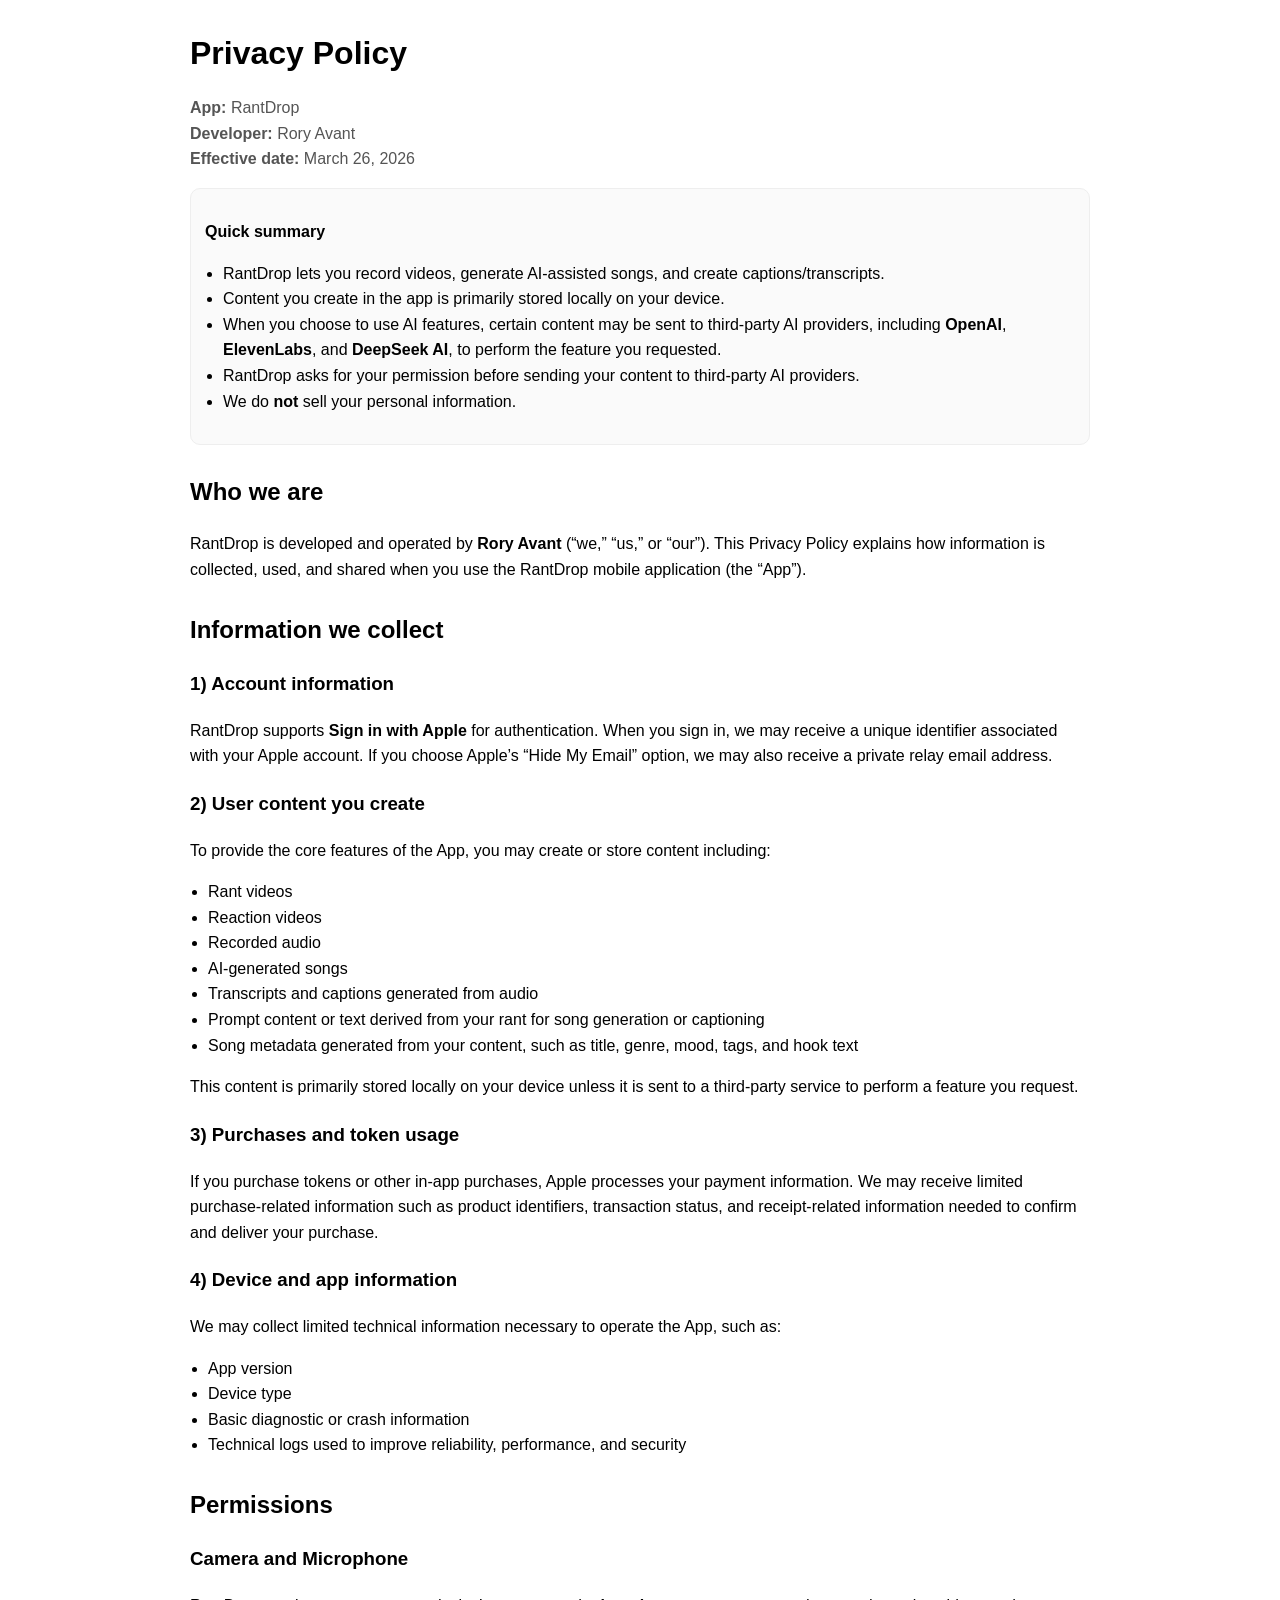
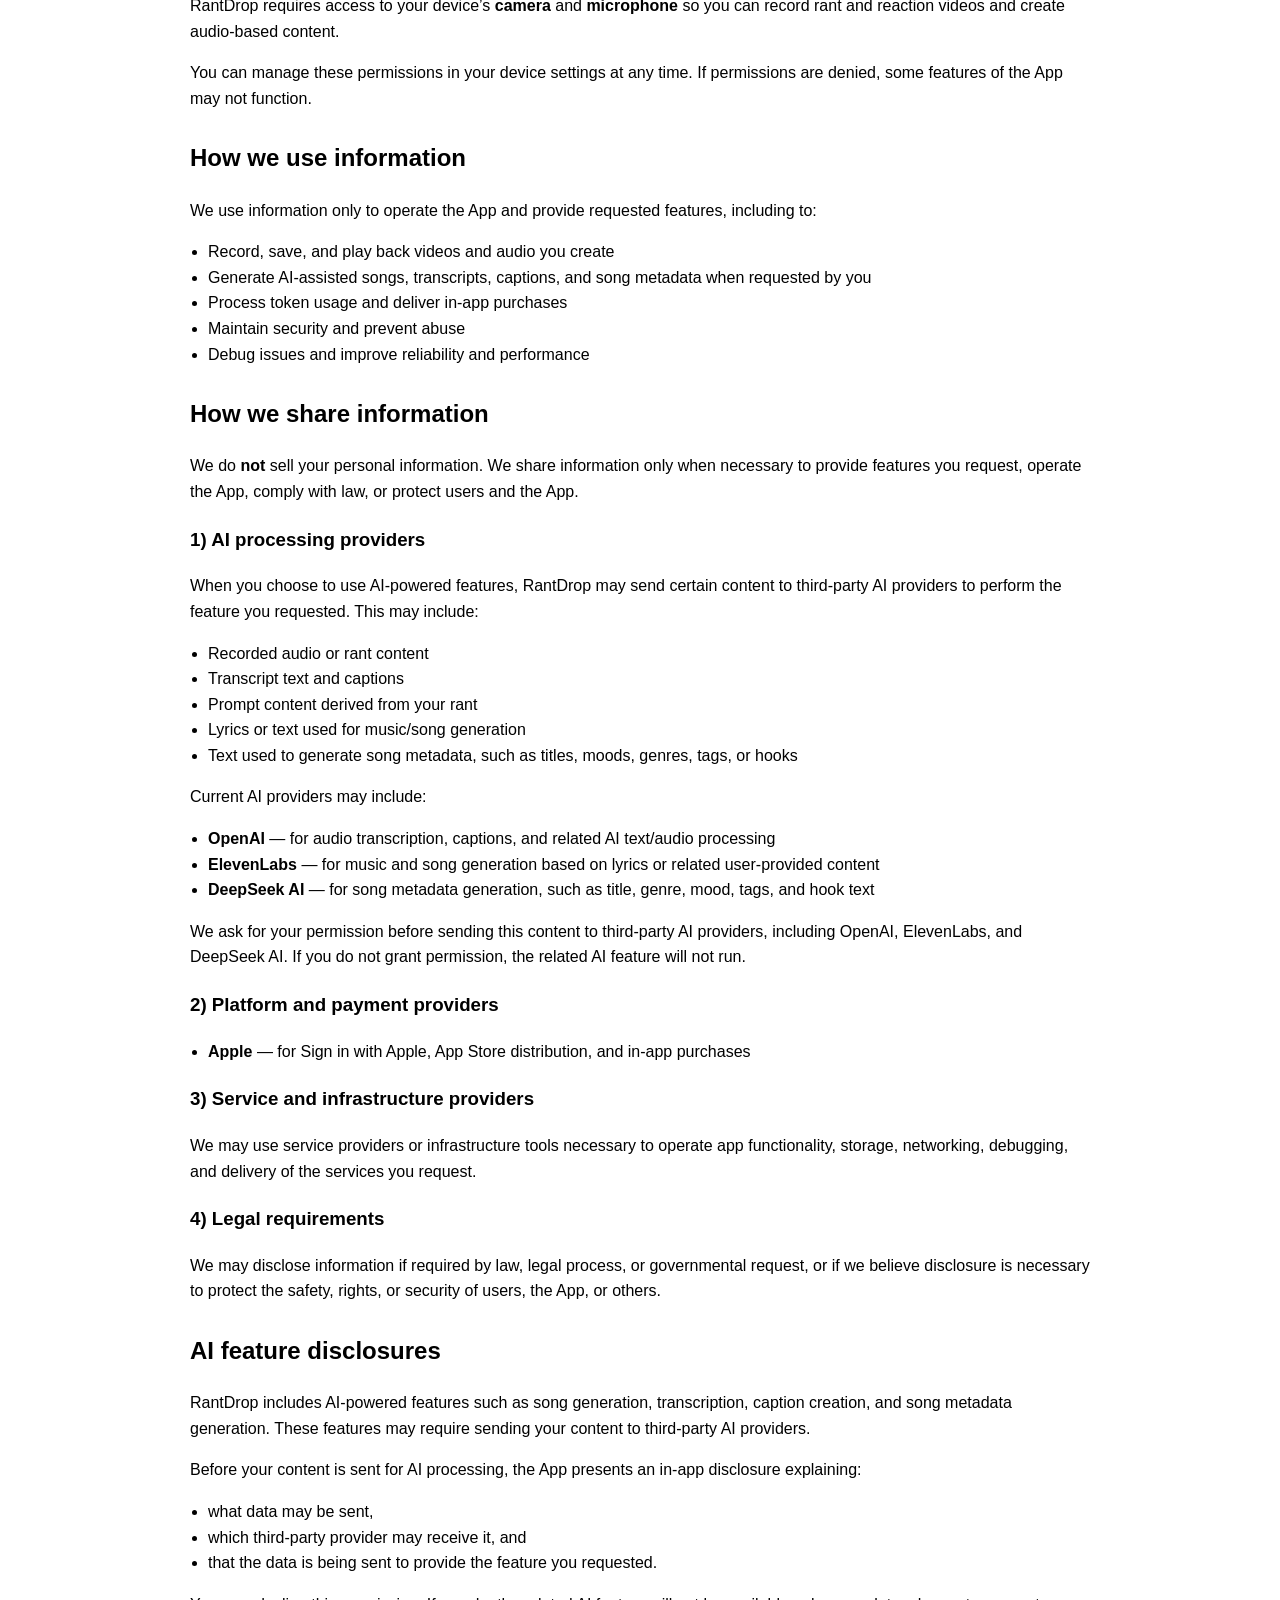
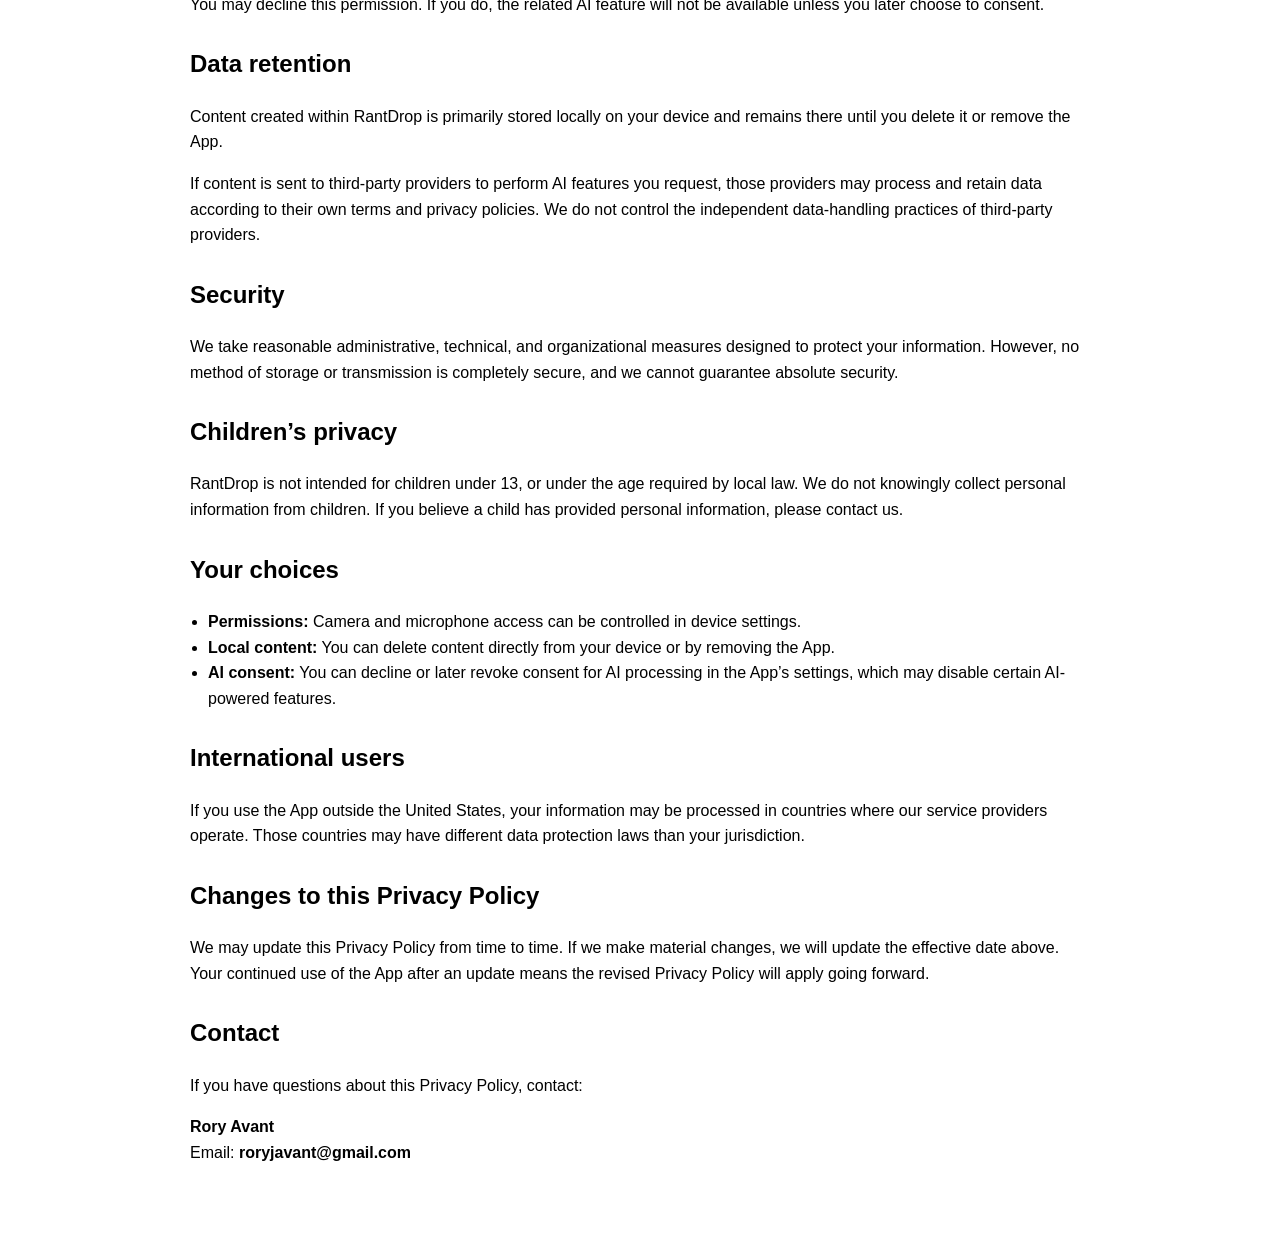
<file: index.html>
<!DOCTYPE html>
<html lang="en">
<head>
<meta charset="UTF-8" />
<meta name="viewport" content="width=device-width, initial-scale=1" />
<title>RantDrop Privacy Policy</title>

<style>
body {
  font-family: -apple-system, BlinkMacSystemFont, "Segoe UI", Roboto, Arial, sans-serif;
  line-height: 1.6;
  margin: 0;
}

.wrap {
  max-width: 900px;
  margin: 0 auto;
  padding: 28px 18px 60px;
}

h1 { margin: 0 0 8px; }
h2 { margin-top: 28px; }
h3 { margin-top: 20px; }

.muted { color: #555; }

.box {
  background: #fafafa;
  border: 1px solid #eee;
  padding: 14px;
  border-radius: 10px;
}

ul { padding-left: 18px; }
</style>
</head>

<body>
<div class="wrap">

<h1>Privacy Policy</h1>

<p class="muted">
<strong>App:</strong> RantDrop<br>
<strong>Developer:</strong> Rory Avant<br>
<strong>Effective date:</strong> March 26, 2026
</p>

<div class="box">
<p><strong>Quick summary</strong></p>

<ul>
<li>RantDrop lets you record videos, generate AI-assisted songs, and create captions/transcripts.</li>
<li>Content you create in the app is primarily stored locally on your device.</li>
<li>When you choose to use AI features, certain content may be sent to third-party AI providers, including <strong>OpenAI</strong>, <strong>ElevenLabs</strong>, and <strong>DeepSeek AI</strong>, to perform the feature you requested.</li>
<li>RantDrop asks for your permission before sending your content to third-party AI providers.</li>
<li>We do <strong>not</strong> sell your personal information.</li>
</ul>
</div>

<h2>Who we are</h2>

<p>
RantDrop is developed and operated by <strong>Rory Avant</strong> (“we,” “us,” or “our”).
This Privacy Policy explains how information is collected, used, and shared when you use the RantDrop mobile application (the “App”).
</p>

<h2>Information we collect</h2>

<h3>1) Account information</h3>

<p>
RantDrop supports <strong>Sign in with Apple</strong> for authentication.
When you sign in, we may receive a unique identifier associated with your Apple account.
If you choose Apple’s “Hide My Email” option, we may also receive a private relay email address.
</p>

<h3>2) User content you create</h3>

<p>
To provide the core features of the App, you may create or store content including:
</p>

<ul>
<li>Rant videos</li>
<li>Reaction videos</li>
<li>Recorded audio</li>
<li>AI-generated songs</li>
<li>Transcripts and captions generated from audio</li>
<li>Prompt content or text derived from your rant for song generation or captioning</li>
<li>Song metadata generated from your content, such as title, genre, mood, tags, and hook text</li>
</ul>

<p>
This content is primarily stored locally on your device unless it is sent to a third-party service to perform a feature you request.
</p>

<h3>3) Purchases and token usage</h3>

<p>
If you purchase tokens or other in-app purchases, Apple processes your payment information.
We may receive limited purchase-related information such as product identifiers, transaction status, and receipt-related information needed to confirm and deliver your purchase.
</p>

<h3>4) Device and app information</h3>

<p>
We may collect limited technical information necessary to operate the App, such as:
</p>

<ul>
<li>App version</li>
<li>Device type</li>
<li>Basic diagnostic or crash information</li>
<li>Technical logs used to improve reliability, performance, and security</li>
</ul>

<h2>Permissions</h2>

<h3>Camera and Microphone</h3>

<p>
RantDrop requires access to your device’s <strong>camera</strong> and <strong>microphone</strong> so you can record rant and reaction videos and create audio-based content.
</p>

<p>
You can manage these permissions in your device settings at any time. If permissions are denied, some features of the App may not function.
</p>

<h2>How we use information</h2>

<p>We use information only to operate the App and provide requested features, including to:</p>

<ul>
<li>Record, save, and play back videos and audio you create</li>
<li>Generate AI-assisted songs, transcripts, captions, and song metadata when requested by you</li>
<li>Process token usage and deliver in-app purchases</li>
<li>Maintain security and prevent abuse</li>
<li>Debug issues and improve reliability and performance</li>
</ul>

<h2>How we share information</h2>

<p>
We do <strong>not</strong> sell your personal information.
We share information only when necessary to provide features you request, operate the App, comply with law, or protect users and the App.
</p>

<h3>1) AI processing providers</h3>

<p>
When you choose to use AI-powered features, RantDrop may send certain content to third-party AI providers to perform the feature you requested.
This may include:
</p>

<ul>
<li>Recorded audio or rant content</li>
<li>Transcript text and captions</li>
<li>Prompt content derived from your rant</li>
<li>Lyrics or text used for music/song generation</li>
<li>Text used to generate song metadata, such as titles, moods, genres, tags, or hooks</li>
</ul>

<p>
Current AI providers may include:
</p>

<ul>
<li><strong>OpenAI</strong> — for audio transcription, captions, and related AI text/audio processing</li>
<li><strong>ElevenLabs</strong> — for music and song generation based on lyrics or related user-provided content</li>
<li><strong>DeepSeek AI</strong> — for song metadata generation, such as title, genre, mood, tags, and hook text</li>
</ul>

<p>
We ask for your permission before sending this content to third-party AI providers, including OpenAI, ElevenLabs, and DeepSeek AI.
If you do not grant permission, the related AI feature will not run.
</p>

<h3>2) Platform and payment providers</h3>

<ul>
<li><strong>Apple</strong> — for Sign in with Apple, App Store distribution, and in-app purchases</li>
</ul>

<h3>3) Service and infrastructure providers</h3>

<p>
We may use service providers or infrastructure tools necessary to operate app functionality, storage, networking, debugging, and delivery of the services you request.
</p>

<h3>4) Legal requirements</h3>

<p>
We may disclose information if required by law, legal process, or governmental request, or if we believe disclosure is necessary to protect the safety, rights, or security of users, the App, or others.
</p>

<h2>AI feature disclosures</h2>

<p>
RantDrop includes AI-powered features such as song generation, transcription, caption creation, and song metadata generation.
These features may require sending your content to third-party AI providers.
</p>

<p>
Before your content is sent for AI processing, the App presents an in-app disclosure explaining:
</p>

<ul>
<li>what data may be sent,</li>
<li>which third-party provider may receive it, and</li>
<li>that the data is being sent to provide the feature you requested.</li>
</ul>

<p>
You may decline this permission. If you do, the related AI feature will not be available unless you later choose to consent.
</p>

<h2>Data retention</h2>

<p>
Content created within RantDrop is primarily stored locally on your device and remains there until you delete it or remove the App.
</p>

<p>
If content is sent to third-party providers to perform AI features you request, those providers may process and retain data according to their own terms and privacy policies.
We do not control the independent data-handling practices of third-party providers.
</p>

<h2>Security</h2>

<p>
We take reasonable administrative, technical, and organizational measures designed to protect your information.
However, no method of storage or transmission is completely secure, and we cannot guarantee absolute security.
</p>

<h2>Children’s privacy</h2>

<p>
RantDrop is not intended for children under 13, or under the age required by local law.
We do not knowingly collect personal information from children.
If you believe a child has provided personal information, please contact us.
</p>

<h2>Your choices</h2>

<ul>
<li><strong>Permissions:</strong> Camera and microphone access can be controlled in device settings.</li>
<li><strong>Local content:</strong> You can delete content directly from your device or by removing the App.</li>
<li><strong>AI consent:</strong> You can decline or later revoke consent for AI processing in the App’s settings, which may disable certain AI-powered features.</li>
</ul>

<h2>International users</h2>

<p>
If you use the App outside the United States, your information may be processed in countries where our service providers operate.
Those countries may have different data protection laws than your jurisdiction.
</p>

<h2>Changes to this Privacy Policy</h2>

<p>
We may update this Privacy Policy from time to time.
If we make material changes, we will update the effective date above.
Your continued use of the App after an update means the revised Privacy Policy will apply going forward.
</p>

<h2>Contact</h2>

<p>
If you have questions about this Privacy Policy, contact:
</p>

<p>
<strong>Rory Avant</strong><br>
Email: <strong>roryjavant@gmail.com</strong>
</p>

</div>
</body>
</html>
</file>
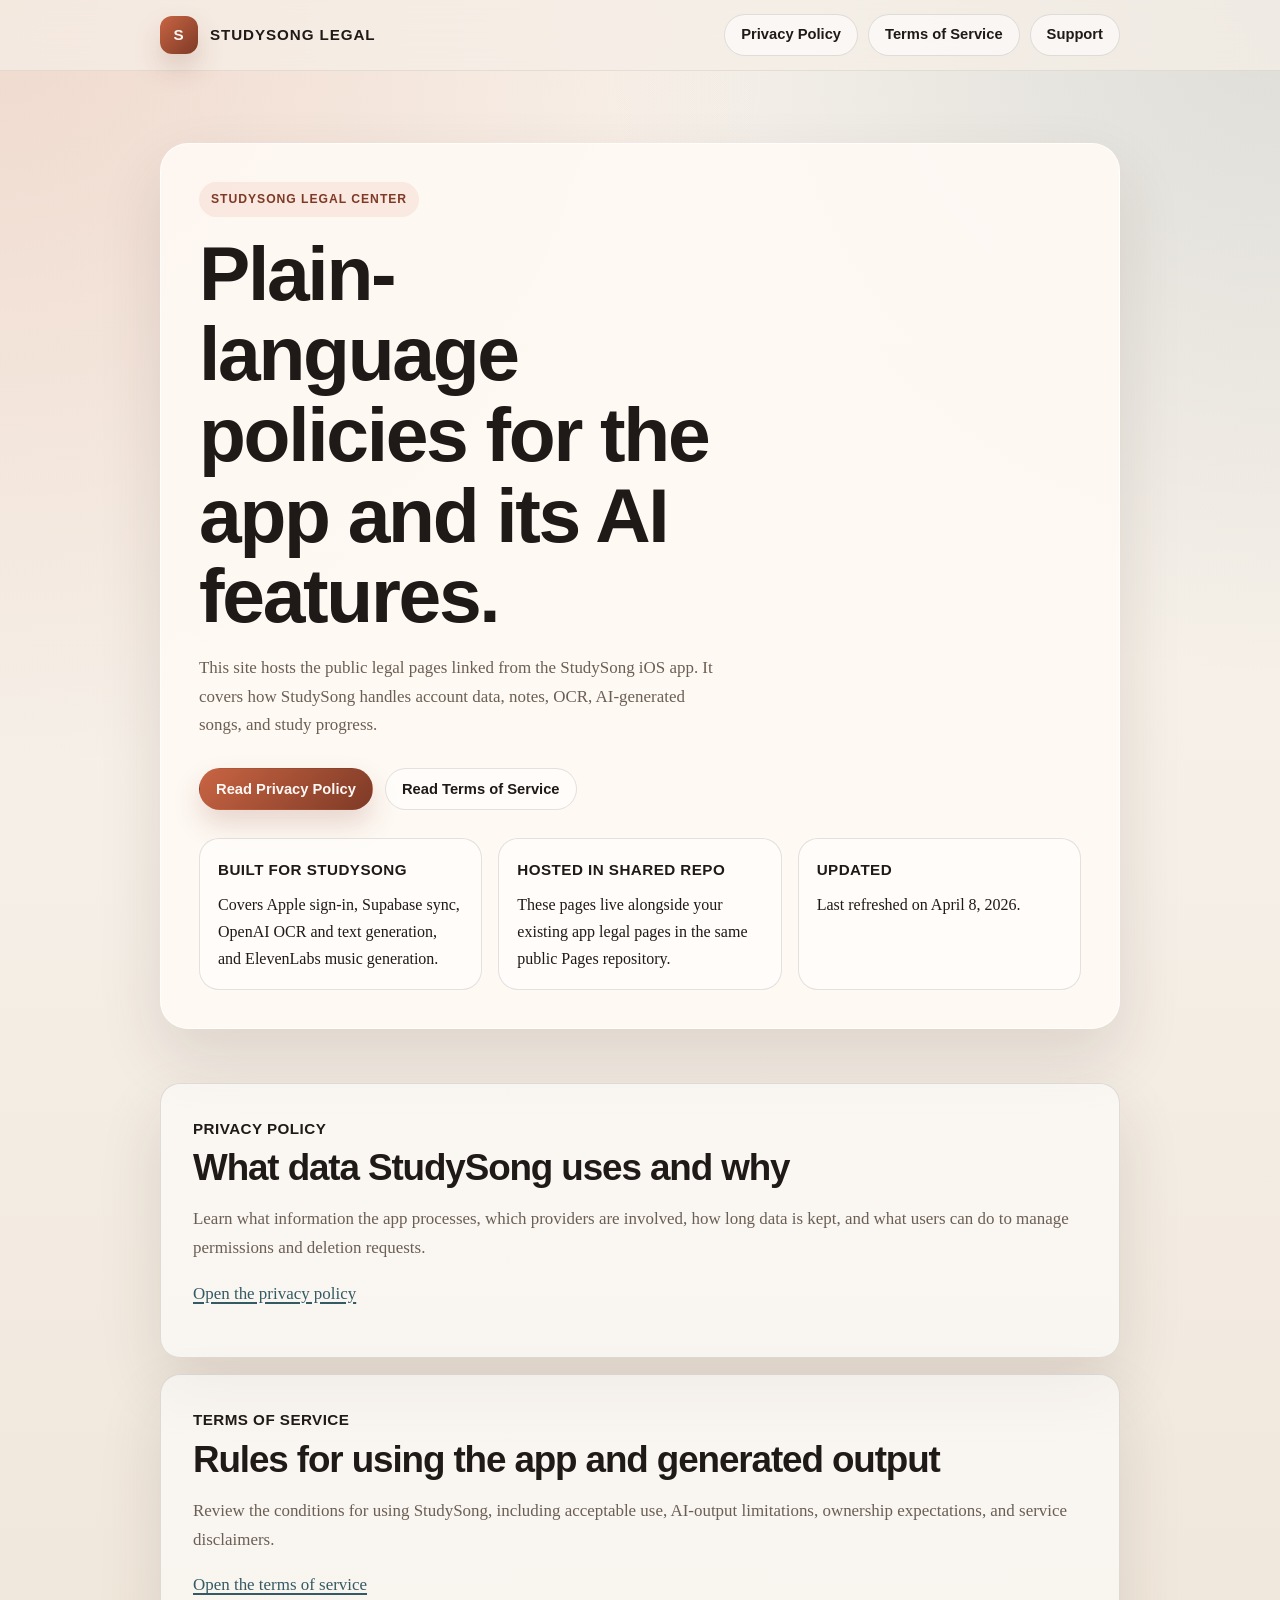
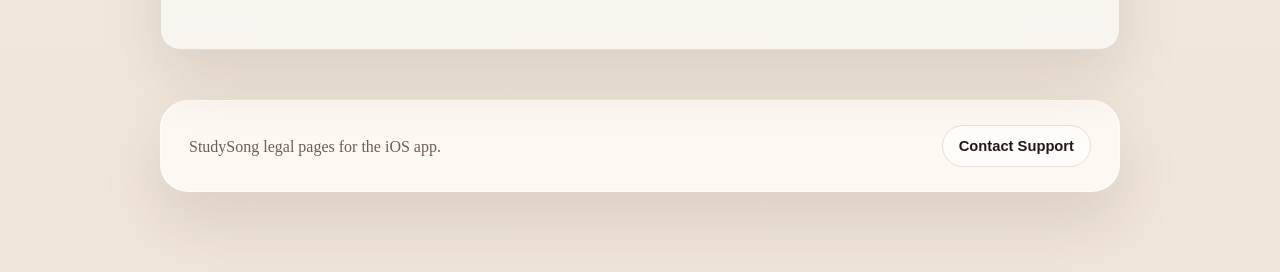
<file: studysong/index.html>
<!doctype html>
<html lang="en">
  <head>
    <meta charset="utf-8">
    <meta name="viewport" content="width=device-width, initial-scale=1">
    <title>StudySong Legal</title>
    <meta
      name="description"
      content="StudySong legal center with links to the Privacy Policy and Terms of Service."
    >
    <link rel="stylesheet" href="./styles.css">
  </head>
  <body>
    <header class="topbar">
      <div class="shell topbar-inner">
        <a class="brand" href="./index.html">
          <span class="brand-mark">S</span>
          <span>StudySong Legal</span>
        </a>
        <nav class="nav" aria-label="Primary">
          <a href="./privacy.html">Privacy Policy</a>
          <a href="./terms.html">Terms of Service</a>
          <a href="./support.html">Support</a>
        </nav>
      </div>
    </header>

    <main>
      <section class="hero">
        <div class="shell">
          <div class="hero-card">
            <div class="eyebrow">StudySong Legal Center</div>
            <h1>Plain-language policies for the app and its AI features.</h1>
            <p class="lede">
              This site hosts the public legal pages linked from the StudySong iOS app.
              It covers how StudySong handles account data, notes, OCR, AI-generated
              songs, and study progress.
            </p>

            <div class="hero-actions">
              <a class="button-link primary" href="./privacy.html">Read Privacy Policy</a>
              <a class="button-link" href="./terms.html">Read Terms of Service</a>
            </div>

            <div class="summary-grid" aria-label="Highlights">
              <div class="summary-item">
                <strong>Built for StudySong</strong>
                Covers Apple sign-in, Supabase sync, OpenAI OCR and text generation, and ElevenLabs music generation.
              </div>
              <div class="summary-item">
                <strong>Hosted in Shared Repo</strong>
                These pages live alongside your existing app legal pages in the same public Pages repository.
              </div>
              <div class="summary-item">
                <strong>Updated</strong>
                Last refreshed on April 8, 2026.
              </div>
            </div>
          </div>
        </div>
      </section>

      <section class="section">
        <div class="shell card-grid">
          <article class="section-card link-card">
            <strong>Privacy Policy</strong>
            <h2>What data StudySong uses and why</h2>
            <p class="section-copy">
              Learn what information the app processes, which providers are involved,
              how long data is kept, and what users can do to manage permissions and deletion requests.
            </p>
            <p><a class="accent-link" href="./privacy.html">Open the privacy policy</a></p>
          </article>

          <article class="section-card link-card">
            <strong>Terms of Service</strong>
            <h2>Rules for using the app and generated output</h2>
            <p class="section-copy">
              Review the conditions for using StudySong, including acceptable use,
              AI-output limitations, ownership expectations, and service disclaimers.
            </p>
            <p><a class="accent-link" href="./terms.html">Open the terms of service</a></p>
          </article>
        </div>
      </section>
    </main>

    <footer class="footer">
      <div class="shell">
        <div class="footer-card">
          <div class="footer-meta">
            StudySong legal pages for the iOS app.
          </div>
          <a class="button-link" href="./support.html">Contact Support</a>
        </div>
      </div>
    </footer>
  </body>
</html>
</file>
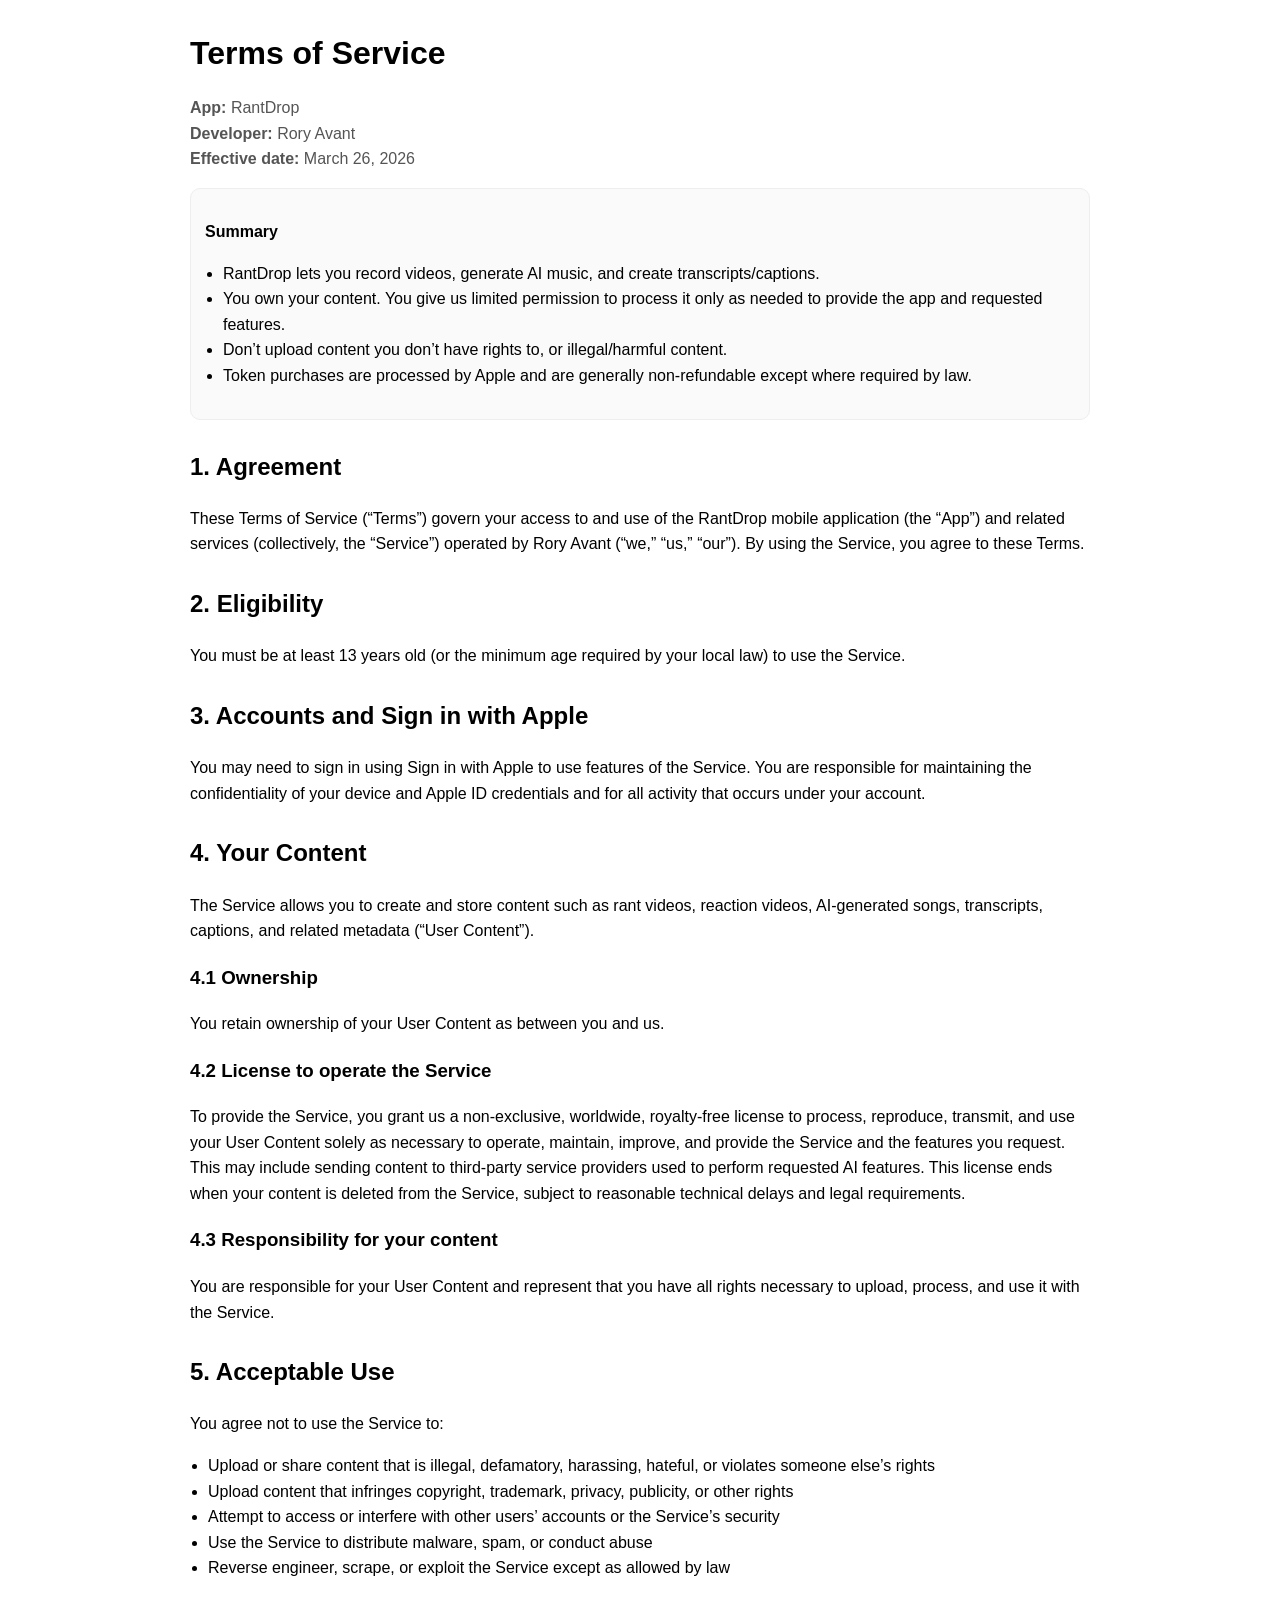
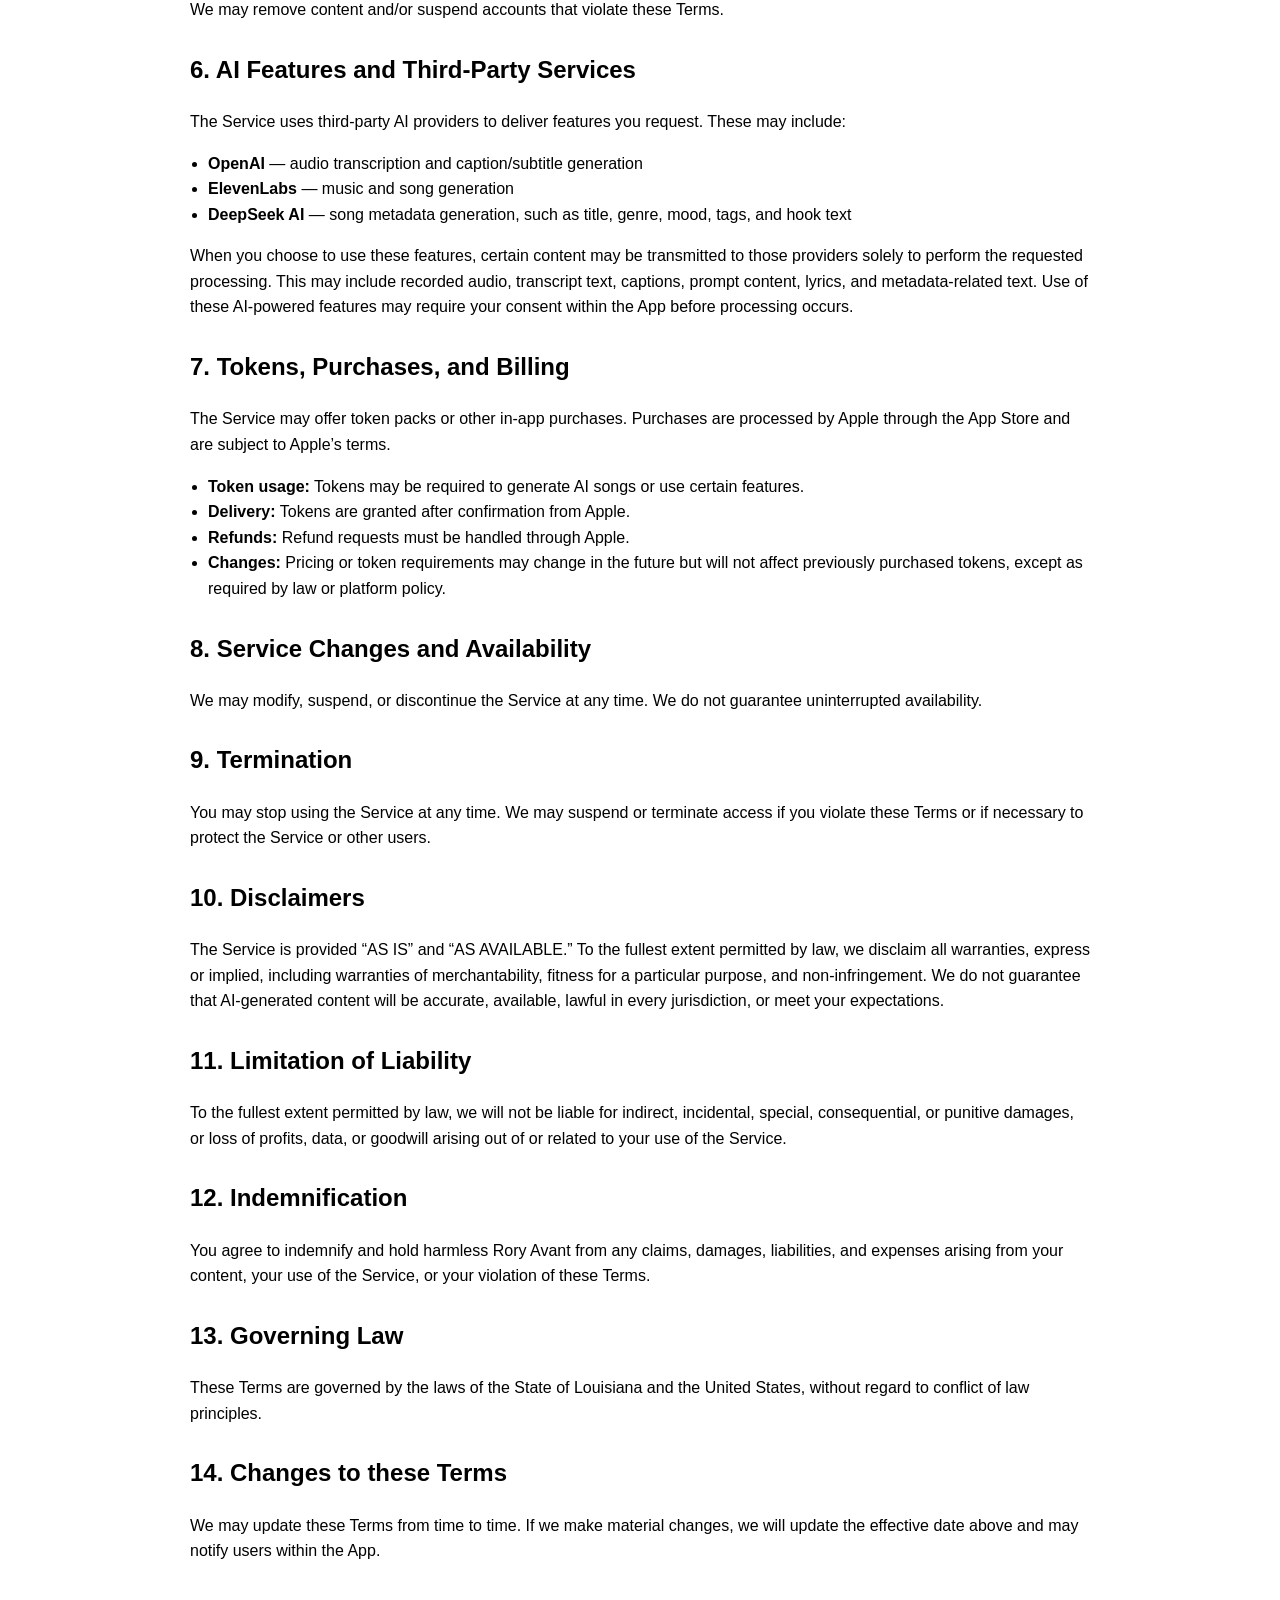
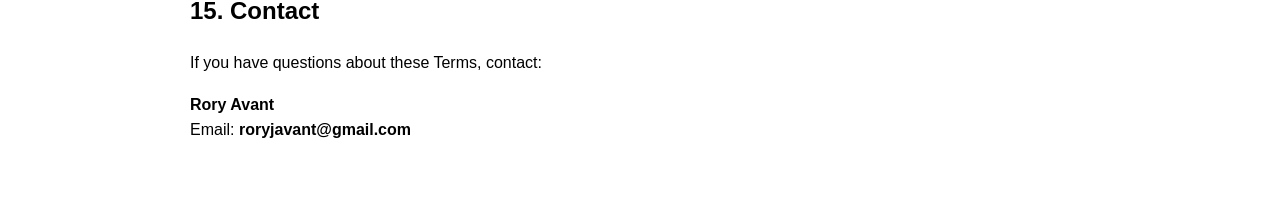
<file: terms.html>
<!DOCTYPE html>
<html lang="en">
<head>
  <meta charset="UTF-8" />
  <meta name="viewport" content="width=device-width, initial-scale=1" />
  <title>RantDrop Terms of Service</title>
  <style>
    body { font-family: -apple-system, BlinkMacSystemFont, "Segoe UI", Roboto, Arial, sans-serif; line-height: 1.6; margin: 0; }
    .wrap { max-width: 900px; margin: 0 auto; padding: 28px 18px 60px; }
    h1 { margin: 0 0 8px; }
    h2 { margin-top: 28px; }
    .muted { color: #555; }
    code { background: #f4f4f4; padding: 2px 6px; border-radius: 6px; }
    .box { background: #fafafa; border: 1px solid #eee; padding: 14px; border-radius: 10px; }
    ul { padding-left: 18px; }
    a { color: inherit; }
  </style>
</head>
<body>
  <div class="wrap">
    <h1>Terms of Service</h1>
    <p class="muted">
      <strong>App:</strong> RantDrop<br/>
      <strong>Developer:</strong> Rory Avant<br/>
      <strong>Effective date:</strong> March 26, 2026
    </p>

    <div class="box">
      <p><strong>Summary</strong></p>
      <ul>
        <li>RantDrop lets you record videos, generate AI music, and create transcripts/captions.</li>
        <li>You own your content. You give us limited permission to process it only as needed to provide the app and requested features.</li>
        <li>Don’t upload content you don’t have rights to, or illegal/harmful content.</li>
        <li>Token purchases are processed by Apple and are generally non-refundable except where required by law.</li>
      </ul>
    </div>

    <h2>1. Agreement</h2>
    <p>These Terms of Service (“Terms”) govern your access to and use of the RantDrop mobile application (the “App”) and related services (collectively, the “Service”) operated by Rory Avant (“we,” “us,” “our”). By using the Service, you agree to these Terms.</p>

    <h2>2. Eligibility</h2>
    <p>You must be at least 13 years old (or the minimum age required by your local law) to use the Service.</p>

    <h2>3. Accounts and Sign in with Apple</h2>
    <p>You may need to sign in using Sign in with Apple to use features of the Service. You are responsible for maintaining the confidentiality of your device and Apple ID credentials and for all activity that occurs under your account.</p>

    <h2>4. Your Content</h2>
    <p>The Service allows you to create and store content such as rant videos, reaction videos, AI-generated songs, transcripts, captions, and related metadata (“User Content”).</p>

    <h3>4.1 Ownership</h3>
    <p>You retain ownership of your User Content as between you and us.</p>

    <h3>4.2 License to operate the Service</h3>
    <p>To provide the Service, you grant us a non-exclusive, worldwide, royalty-free license to process, reproduce, transmit, and use your User Content solely as necessary to operate, maintain, improve, and provide the Service and the features you request. This may include sending content to third-party service providers used to perform requested AI features. This license ends when your content is deleted from the Service, subject to reasonable technical delays and legal requirements.</p>

    <h3>4.3 Responsibility for your content</h3>
    <p>You are responsible for your User Content and represent that you have all rights necessary to upload, process, and use it with the Service.</p>

    <h2>5. Acceptable Use</h2>
    <p>You agree not to use the Service to:</p>
    <ul>
      <li>Upload or share content that is illegal, defamatory, harassing, hateful, or violates someone else’s rights</li>
      <li>Upload content that infringes copyright, trademark, privacy, publicity, or other rights</li>
      <li>Attempt to access or interfere with other users’ accounts or the Service’s security</li>
      <li>Use the Service to distribute malware, spam, or conduct abuse</li>
      <li>Reverse engineer, scrape, or exploit the Service except as allowed by law</li>
    </ul>
    <p>We may remove content and/or suspend accounts that violate these Terms.</p>

    <h2>6. AI Features and Third-Party Services</h2>
    <p>The Service uses third-party AI providers to deliver features you request. These may include:</p>
    <ul>
      <li><strong>OpenAI</strong> — audio transcription and caption/subtitle generation</li>
      <li><strong>ElevenLabs</strong> — music and song generation</li>
      <li><strong>DeepSeek AI</strong> — song metadata generation, such as title, genre, mood, tags, and hook text</li>
    </ul>
    <p>When you choose to use these features, certain content may be transmitted to those providers solely to perform the requested processing. This may include recorded audio, transcript text, captions, prompt content, lyrics, and metadata-related text. Use of these AI-powered features may require your consent within the App before processing occurs.</p>

    <h2>7. Tokens, Purchases, and Billing</h2>
    <p>The Service may offer token packs or other in-app purchases. Purchases are processed by Apple through the App Store and are subject to Apple’s terms.</p>
    <ul>
      <li><strong>Token usage:</strong> Tokens may be required to generate AI songs or use certain features.</li>
      <li><strong>Delivery:</strong> Tokens are granted after confirmation from Apple.</li>
      <li><strong>Refunds:</strong> Refund requests must be handled through Apple.</li>
      <li><strong>Changes:</strong> Pricing or token requirements may change in the future but will not affect previously purchased tokens, except as required by law or platform policy.</li>
    </ul>

    <h2>8. Service Changes and Availability</h2>
    <p>We may modify, suspend, or discontinue the Service at any time. We do not guarantee uninterrupted availability.</p>

    <h2>9. Termination</h2>
    <p>You may stop using the Service at any time. We may suspend or terminate access if you violate these Terms or if necessary to protect the Service or other users.</p>

    <h2>10. Disclaimers</h2>
    <p>The Service is provided “AS IS” and “AS AVAILABLE.” To the fullest extent permitted by law, we disclaim all warranties, express or implied, including warranties of merchantability, fitness for a particular purpose, and non-infringement. We do not guarantee that AI-generated content will be accurate, available, lawful in every jurisdiction, or meet your expectations.</p>

    <h2>11. Limitation of Liability</h2>
    <p>To the fullest extent permitted by law, we will not be liable for indirect, incidental, special, consequential, or punitive damages, or loss of profits, data, or goodwill arising out of or related to your use of the Service.</p>

    <h2>12. Indemnification</h2>
    <p>You agree to indemnify and hold harmless Rory Avant from any claims, damages, liabilities, and expenses arising from your content, your use of the Service, or your violation of these Terms.</p>

    <h2>13. Governing Law</h2>
    <p>These Terms are governed by the laws of the State of Louisiana and the United States, without regard to conflict of law principles.</p>

    <h2>14. Changes to these Terms</h2>
    <p>We may update these Terms from time to time. If we make material changes, we will update the effective date above and may notify users within the App.</p>

    <h2>15. Contact</h2>
    <p>If you have questions about these Terms, contact:</p>
    <p><strong>Rory Avant</strong><br/>
      Email: <strong>roryjavant@gmail.com</strong>
    </p>
  </div>
</body>
</html>
</file>
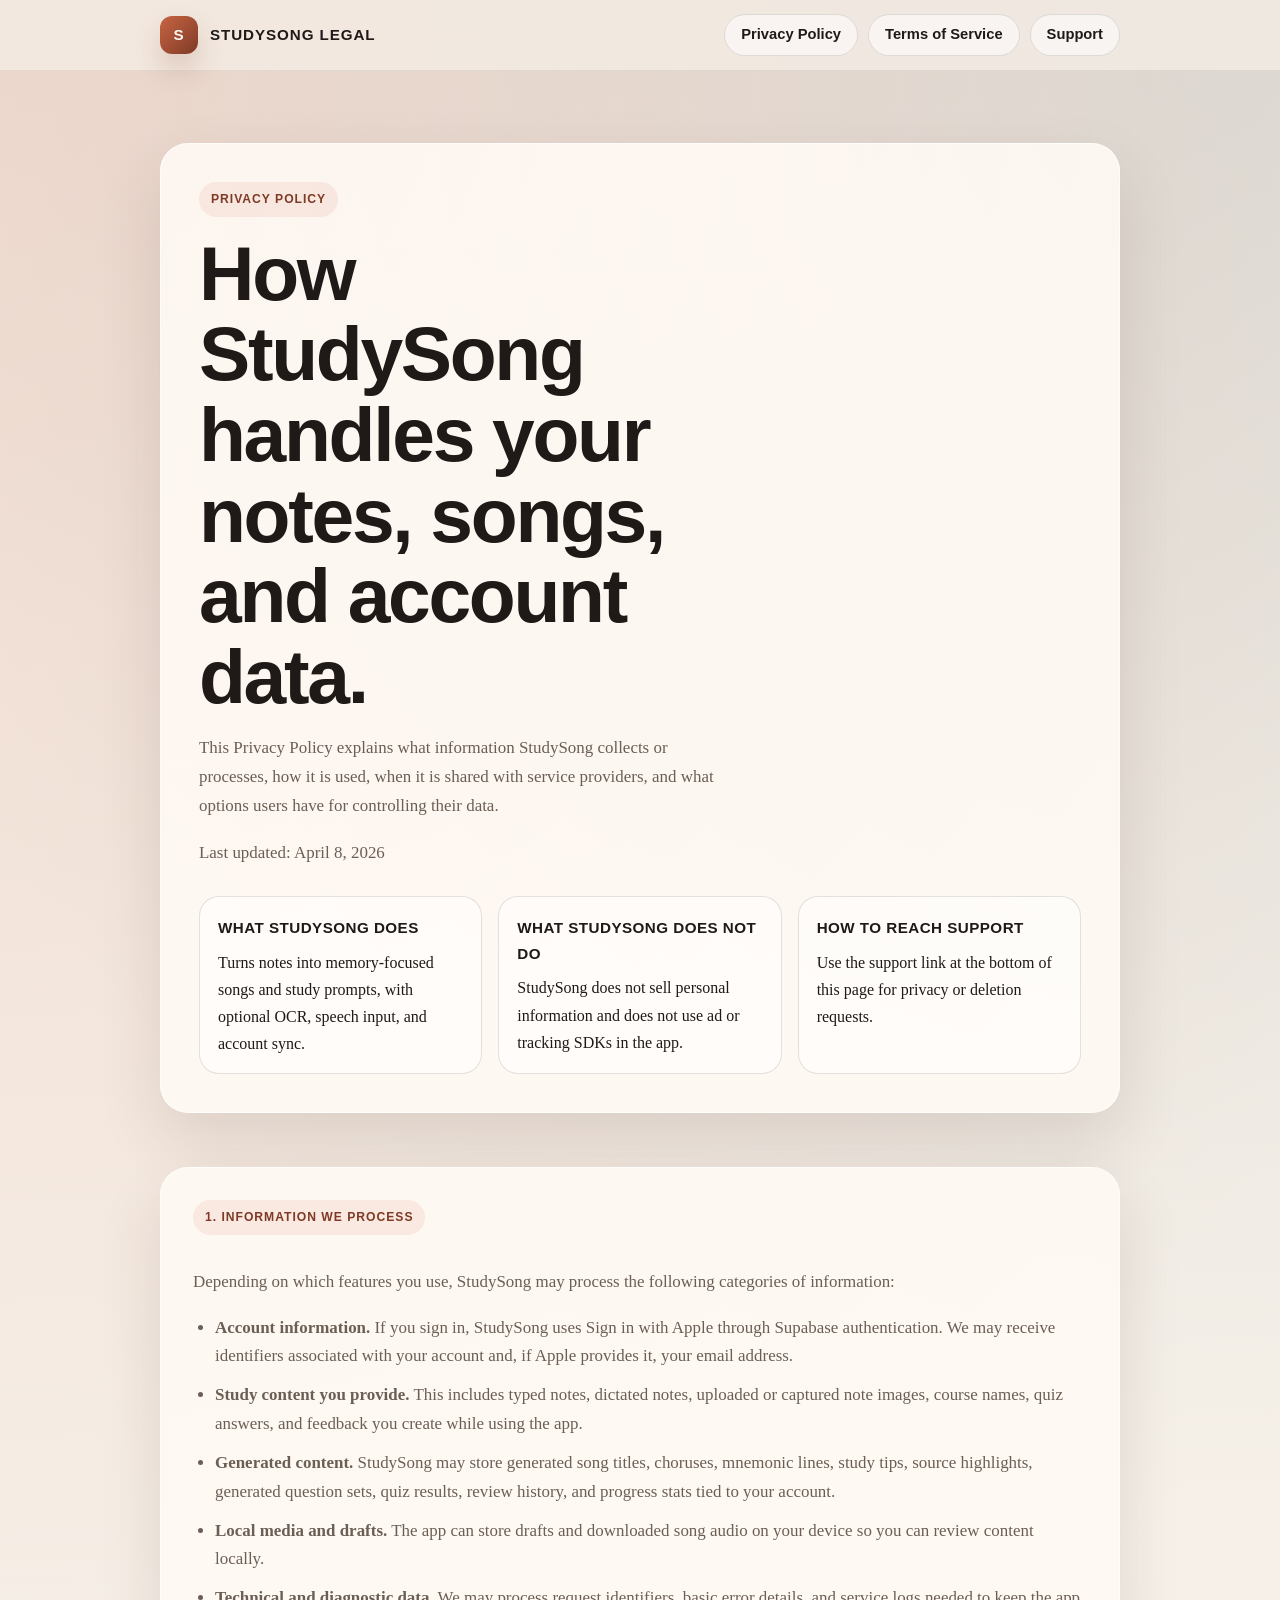
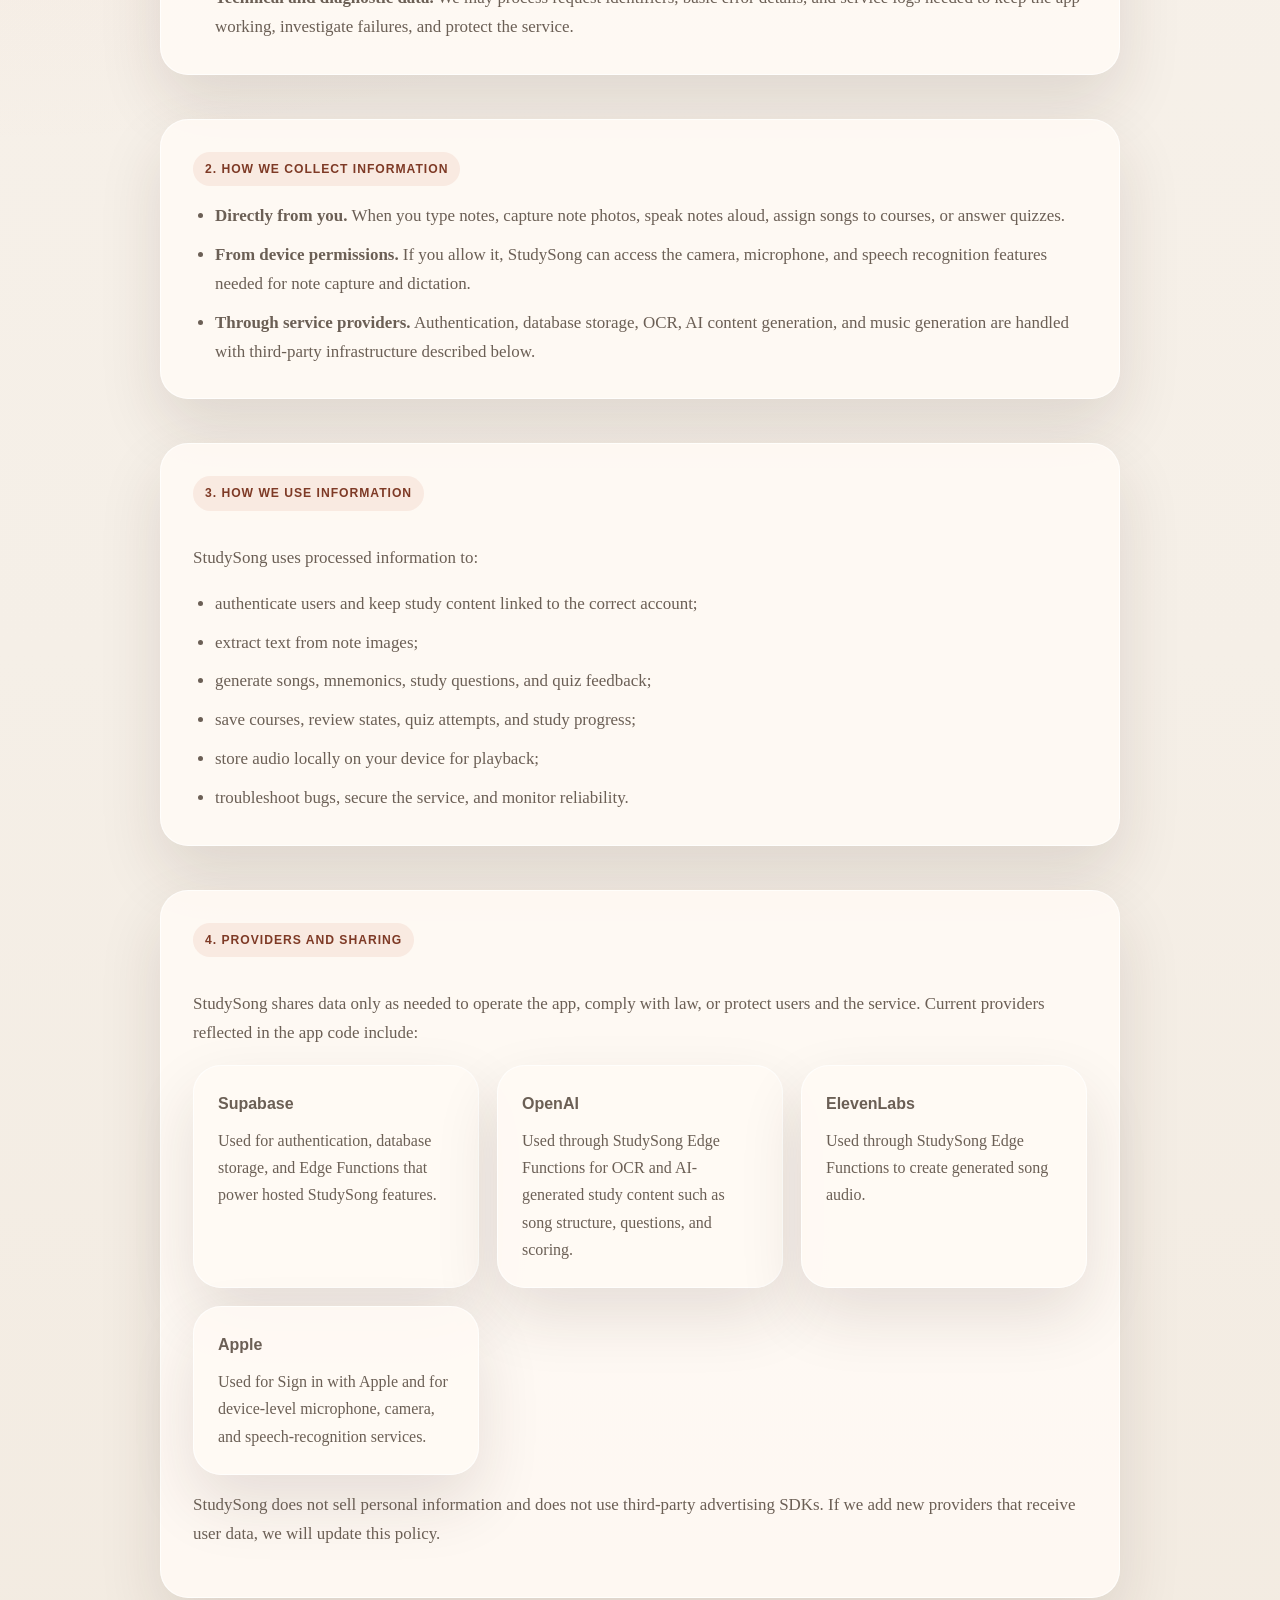
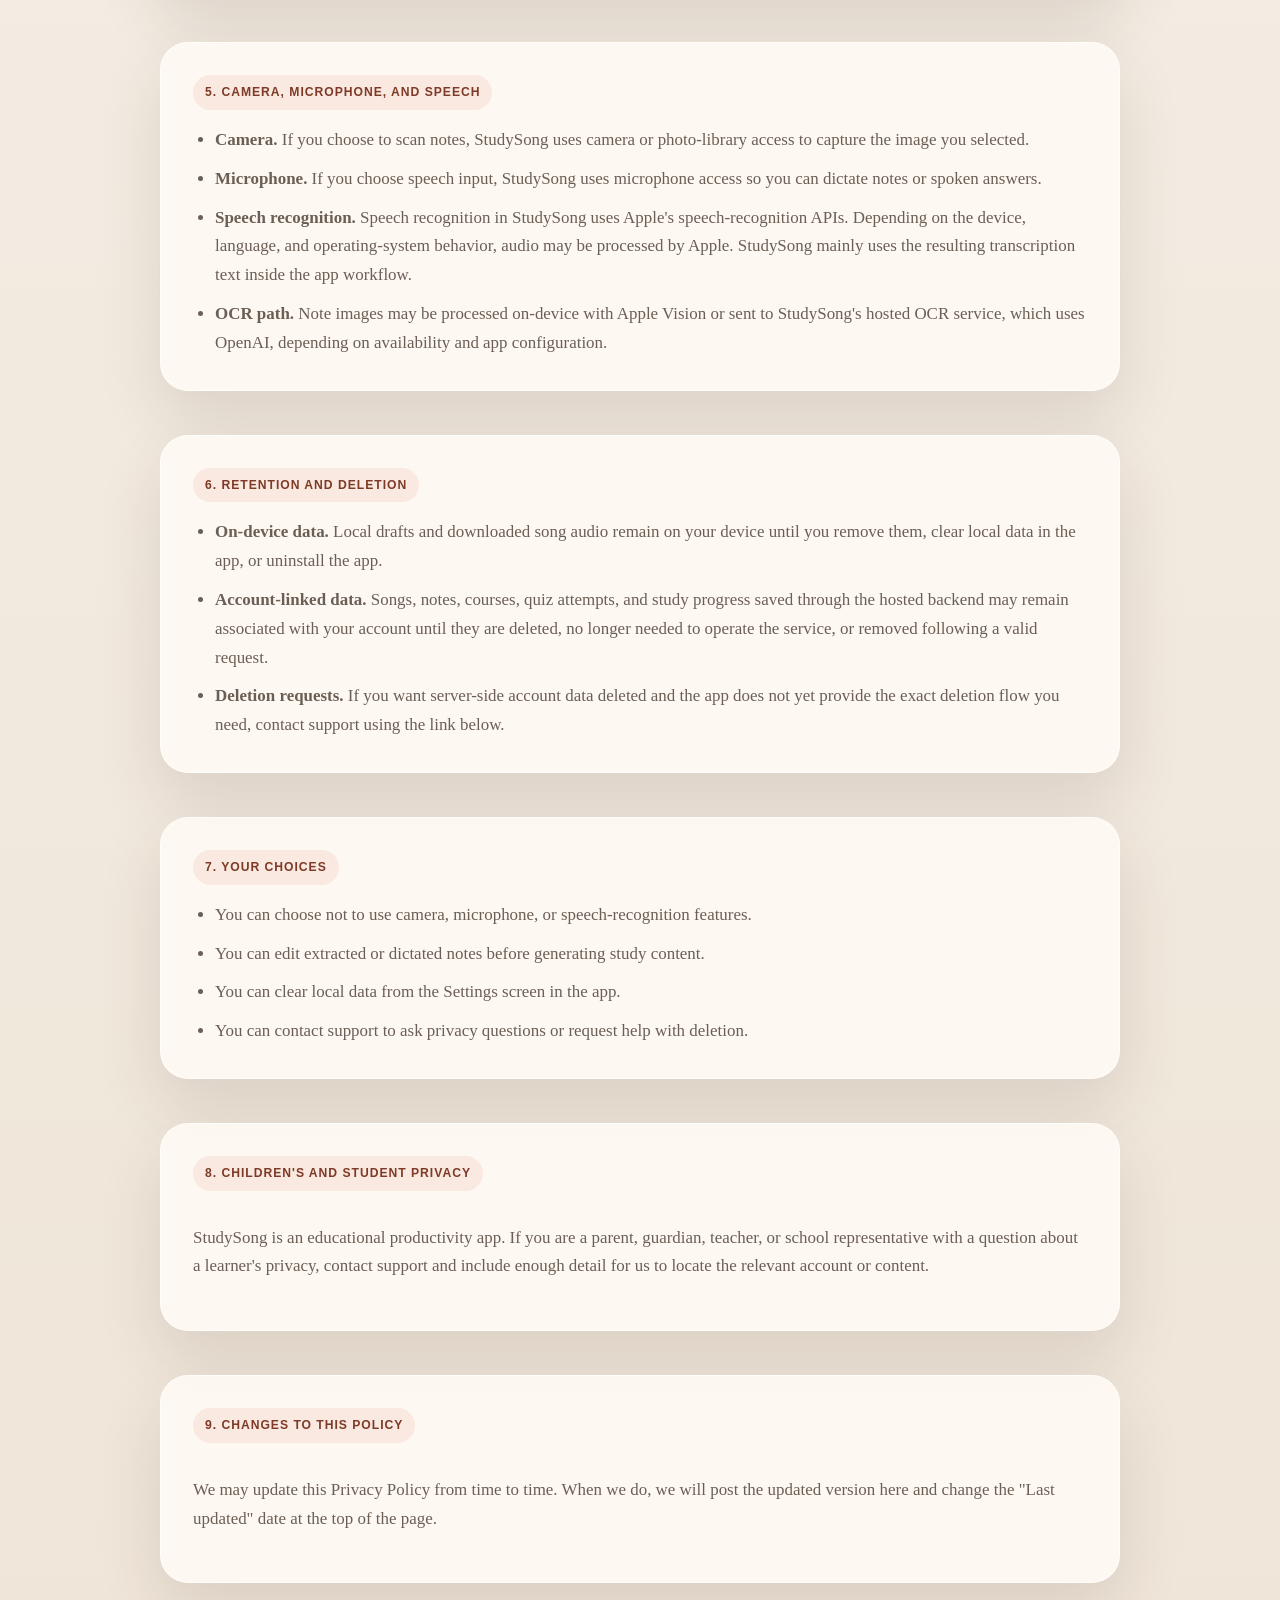
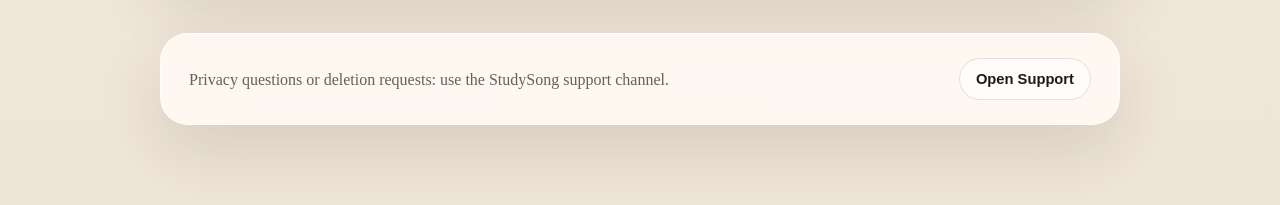
<file: studysong/privacy.html>
<!doctype html>
<html lang="en">
  <head>
    <meta charset="utf-8">
    <meta name="viewport" content="width=device-width, initial-scale=1">
    <title>StudySong Privacy Policy</title>
    <meta
      name="description"
      content="Privacy Policy for the StudySong iOS app."
    >
    <link rel="stylesheet" href="./styles.css">
  </head>
  <body>
    <header class="topbar">
      <div class="shell topbar-inner">
        <a class="brand" href="./index.html">
          <span class="brand-mark">S</span>
          <span>StudySong Legal</span>
        </a>
        <nav class="nav" aria-label="Primary">
          <a href="./privacy.html">Privacy Policy</a>
          <a href="./terms.html">Terms of Service</a>
          <a href="./support.html">Support</a>
        </nav>
      </div>
    </header>

    <main>
      <section class="hero">
        <div class="shell">
          <div class="hero-card">
            <div class="eyebrow">Privacy Policy</div>
            <h1>How StudySong handles your notes, songs, and account data.</h1>
            <p class="lede">
              This Privacy Policy explains what information StudySong collects or processes,
              how it is used, when it is shared with service providers, and what options
              users have for controlling their data.
            </p>
            <p class="meta">Last updated: April 8, 2026</p>

            <div class="summary-grid" aria-label="Policy highlights">
              <div class="summary-item">
                <strong>What StudySong does</strong>
                Turns notes into memory-focused songs and study prompts, with optional OCR, speech input, and account sync.
              </div>
              <div class="summary-item">
                <strong>What StudySong does not do</strong>
                StudySong does not sell personal information and does not use ad or tracking SDKs in the app.
              </div>
              <div class="summary-item">
                <strong>How to reach support</strong>
                Use the support link at the bottom of this page for privacy or deletion requests.
              </div>
            </div>
          </div>
        </div>
      </section>

      <section class="section">
        <div class="shell">
          <article class="section-card">
            <div class="section-kicker">1. Information We Process</div>
            <div class="section-copy">
              <p>Depending on which features you use, StudySong may process the following categories of information:</p>
              <ul>
                <li><strong>Account information.</strong> If you sign in, StudySong uses Sign in with Apple through Supabase authentication. We may receive identifiers associated with your account and, if Apple provides it, your email address.</li>
                <li><strong>Study content you provide.</strong> This includes typed notes, dictated notes, uploaded or captured note images, course names, quiz answers, and feedback you create while using the app.</li>
                <li><strong>Generated content.</strong> StudySong may store generated song titles, choruses, mnemonic lines, study tips, source highlights, generated question sets, quiz results, review history, and progress stats tied to your account.</li>
                <li><strong>Local media and drafts.</strong> The app can store drafts and downloaded song audio on your device so you can review content locally.</li>
                <li><strong>Technical and diagnostic data.</strong> We may process request identifiers, basic error details, and service logs needed to keep the app working, investigate failures, and protect the service.</li>
              </ul>
            </div>
          </article>
        </div>
      </section>

      <section class="section">
        <div class="shell">
          <article class="section-card">
            <div class="section-kicker">2. How We Collect Information</div>
            <div class="section-copy">
              <ul>
                <li><strong>Directly from you.</strong> When you type notes, capture note photos, speak notes aloud, assign songs to courses, or answer quizzes.</li>
                <li><strong>From device permissions.</strong> If you allow it, StudySong can access the camera, microphone, and speech recognition features needed for note capture and dictation.</li>
                <li><strong>Through service providers.</strong> Authentication, database storage, OCR, AI content generation, and music generation are handled with third-party infrastructure described below.</li>
              </ul>
            </div>
          </article>
        </div>
      </section>

      <section class="section">
        <div class="shell">
          <article class="section-card">
            <div class="section-kicker">3. How We Use Information</div>
            <div class="section-copy">
              <p>StudySong uses processed information to:</p>
              <ul>
                <li>authenticate users and keep study content linked to the correct account;</li>
                <li>extract text from note images;</li>
                <li>generate songs, mnemonics, study questions, and quiz feedback;</li>
                <li>save courses, review states, quiz attempts, and study progress;</li>
                <li>store audio locally on your device for playback;</li>
                <li>troubleshoot bugs, secure the service, and monitor reliability.</li>
              </ul>
            </div>
          </article>
        </div>
      </section>

      <section class="section">
        <div class="shell">
          <article class="section-card">
            <div class="section-kicker">4. Providers and Sharing</div>
            <div class="section-copy">
              <p>StudySong shares data only as needed to operate the app, comply with law, or protect users and the service. Current providers reflected in the app code include:</p>
              <div class="two-column">
                <div class="note-card">
                  <strong>Supabase</strong>
                  Used for authentication, database storage, and Edge Functions that power hosted StudySong features.
                </div>
                <div class="note-card">
                  <strong>OpenAI</strong>
                  Used through StudySong Edge Functions for OCR and AI-generated study content such as song structure, questions, and scoring.
                </div>
                <div class="note-card">
                  <strong>ElevenLabs</strong>
                  Used through StudySong Edge Functions to create generated song audio.
                </div>
                <div class="note-card">
                  <strong>Apple</strong>
                  Used for Sign in with Apple and for device-level microphone, camera, and speech-recognition services.
                </div>
              </div>
              <p>
                StudySong does not sell personal information and does not use third-party advertising SDKs.
                If we add new providers that receive user data, we will update this policy.
              </p>
            </div>
          </article>
        </div>
      </section>

      <section class="section">
        <div class="shell">
          <article class="section-card">
            <div class="section-kicker">5. Camera, Microphone, and Speech</div>
            <div class="section-copy">
              <ul>
                <li><strong>Camera.</strong> If you choose to scan notes, StudySong uses camera or photo-library access to capture the image you selected.</li>
                <li><strong>Microphone.</strong> If you choose speech input, StudySong uses microphone access so you can dictate notes or spoken answers.</li>
                <li><strong>Speech recognition.</strong> Speech recognition in StudySong uses Apple's speech-recognition APIs. Depending on the device, language, and operating-system behavior, audio may be processed by Apple. StudySong mainly uses the resulting transcription text inside the app workflow.</li>
                <li><strong>OCR path.</strong> Note images may be processed on-device with Apple Vision or sent to StudySong's hosted OCR service, which uses OpenAI, depending on availability and app configuration.</li>
              </ul>
            </div>
          </article>
        </div>
      </section>

      <section class="section">
        <div class="shell">
          <article class="section-card">
            <div class="section-kicker">6. Retention and Deletion</div>
            <div class="section-copy">
              <ul>
                <li><strong>On-device data.</strong> Local drafts and downloaded song audio remain on your device until you remove them, clear local data in the app, or uninstall the app.</li>
                <li><strong>Account-linked data.</strong> Songs, notes, courses, quiz attempts, and study progress saved through the hosted backend may remain associated with your account until they are deleted, no longer needed to operate the service, or removed following a valid request.</li>
                <li><strong>Deletion requests.</strong> If you want server-side account data deleted and the app does not yet provide the exact deletion flow you need, contact support using the link below.</li>
              </ul>
            </div>
          </article>
        </div>
      </section>

      <section class="section">
        <div class="shell">
          <article class="section-card">
            <div class="section-kicker">7. Your Choices</div>
            <div class="section-copy">
              <ul>
                <li>You can choose not to use camera, microphone, or speech-recognition features.</li>
                <li>You can edit extracted or dictated notes before generating study content.</li>
                <li>You can clear local data from the Settings screen in the app.</li>
                <li>You can contact support to ask privacy questions or request help with deletion.</li>
              </ul>
            </div>
          </article>
        </div>
      </section>

      <section class="section">
        <div class="shell">
          <article class="section-card">
            <div class="section-kicker">8. Children's and Student Privacy</div>
            <div class="section-copy">
              <p>
                StudySong is an educational productivity app. If you are a parent, guardian,
                teacher, or school representative with a question about a learner's privacy,
                contact support and include enough detail for us to locate the relevant account or content.
              </p>
            </div>
          </article>
        </div>
      </section>

      <section class="section">
        <div class="shell">
          <article class="section-card">
            <div class="section-kicker">9. Changes to This Policy</div>
            <div class="section-copy">
              <p>
                We may update this Privacy Policy from time to time. When we do, we will post
                the updated version here and change the "Last updated" date at the top of the page.
              </p>
            </div>
          </article>
        </div>
      </section>
    </main>

    <footer class="footer">
      <div class="shell">
        <div class="footer-card">
          <div class="footer-meta">
            Privacy questions or deletion requests: use the StudySong support channel.
          </div>
          <a class="button-link" href="./support.html">Open Support</a>
        </div>
      </div>
    </footer>
  </body>
</html>
</file>
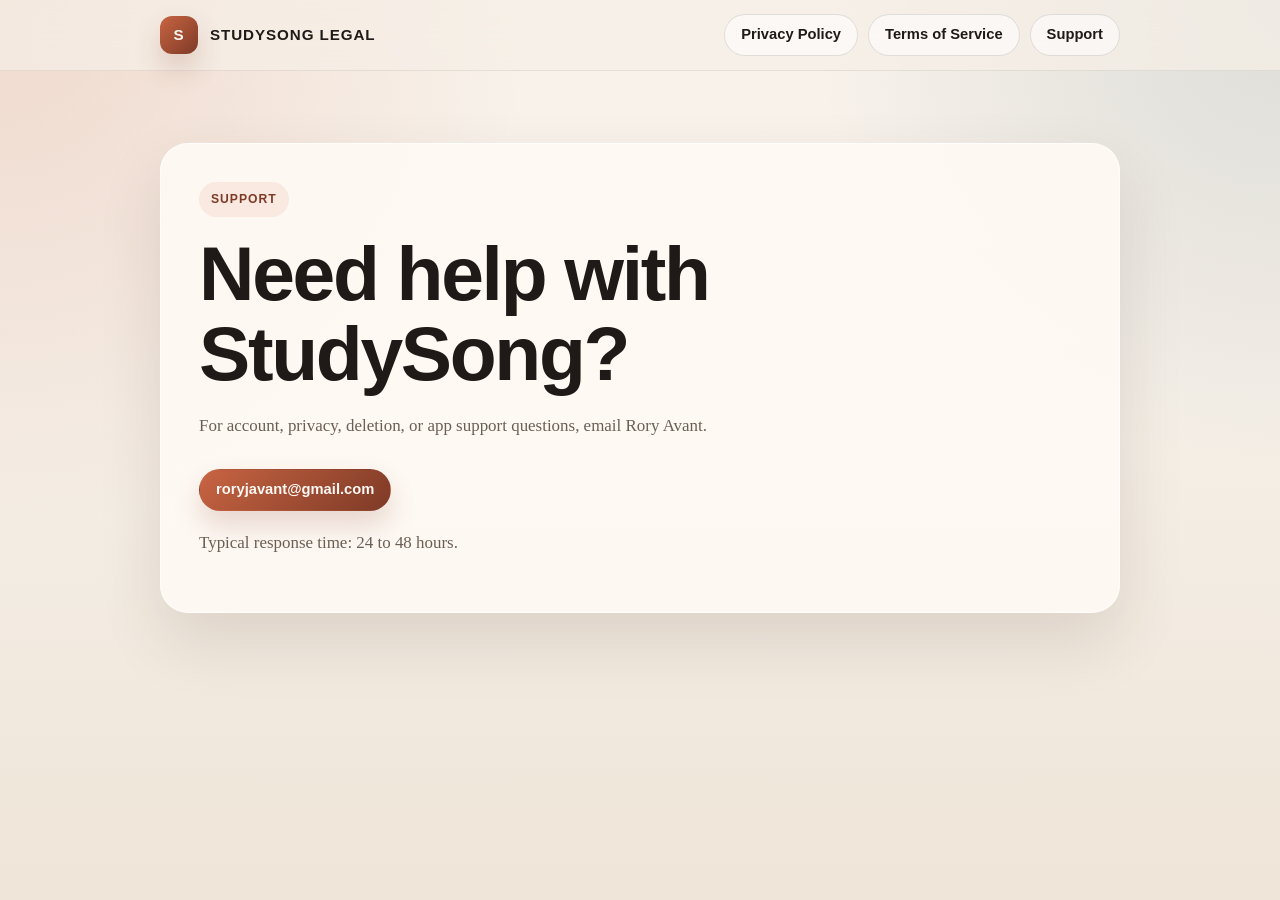
<file: studysong/support.html>
<!doctype html>
<html lang="en">
  <head>
    <meta charset="utf-8">
    <meta name="viewport" content="width=device-width, initial-scale=1">
    <title>StudySong Support</title>
    <meta
      name="description"
      content="Support information for the StudySong iOS app."
    >
    <link rel="stylesheet" href="./styles.css">
  </head>
  <body>
    <header class="topbar">
      <div class="shell topbar-inner">
        <a class="brand" href="./index.html">
          <span class="brand-mark">S</span>
          <span>StudySong Legal</span>
        </a>
        <nav class="nav" aria-label="Primary">
          <a href="./privacy.html">Privacy Policy</a>
          <a href="./terms.html">Terms of Service</a>
          <a href="./support.html">Support</a>
        </nav>
      </div>
    </header>

    <main>
      <section class="hero">
        <div class="shell">
          <div class="hero-card">
            <div class="eyebrow">Support</div>
            <h1>Need help with StudySong?</h1>
            <p class="lede">
              For account, privacy, deletion, or app support questions, email Rory Avant.
            </p>
            <div class="hero-actions">
              <a class="button-link primary" href="mailto:roryjavant@gmail.com">roryjavant@gmail.com</a>
            </div>
            <p class="meta">Typical response time: 24 to 48 hours.</p>
          </div>
        </div>
      </section>
    </main>
  </body>
</html>
</file>
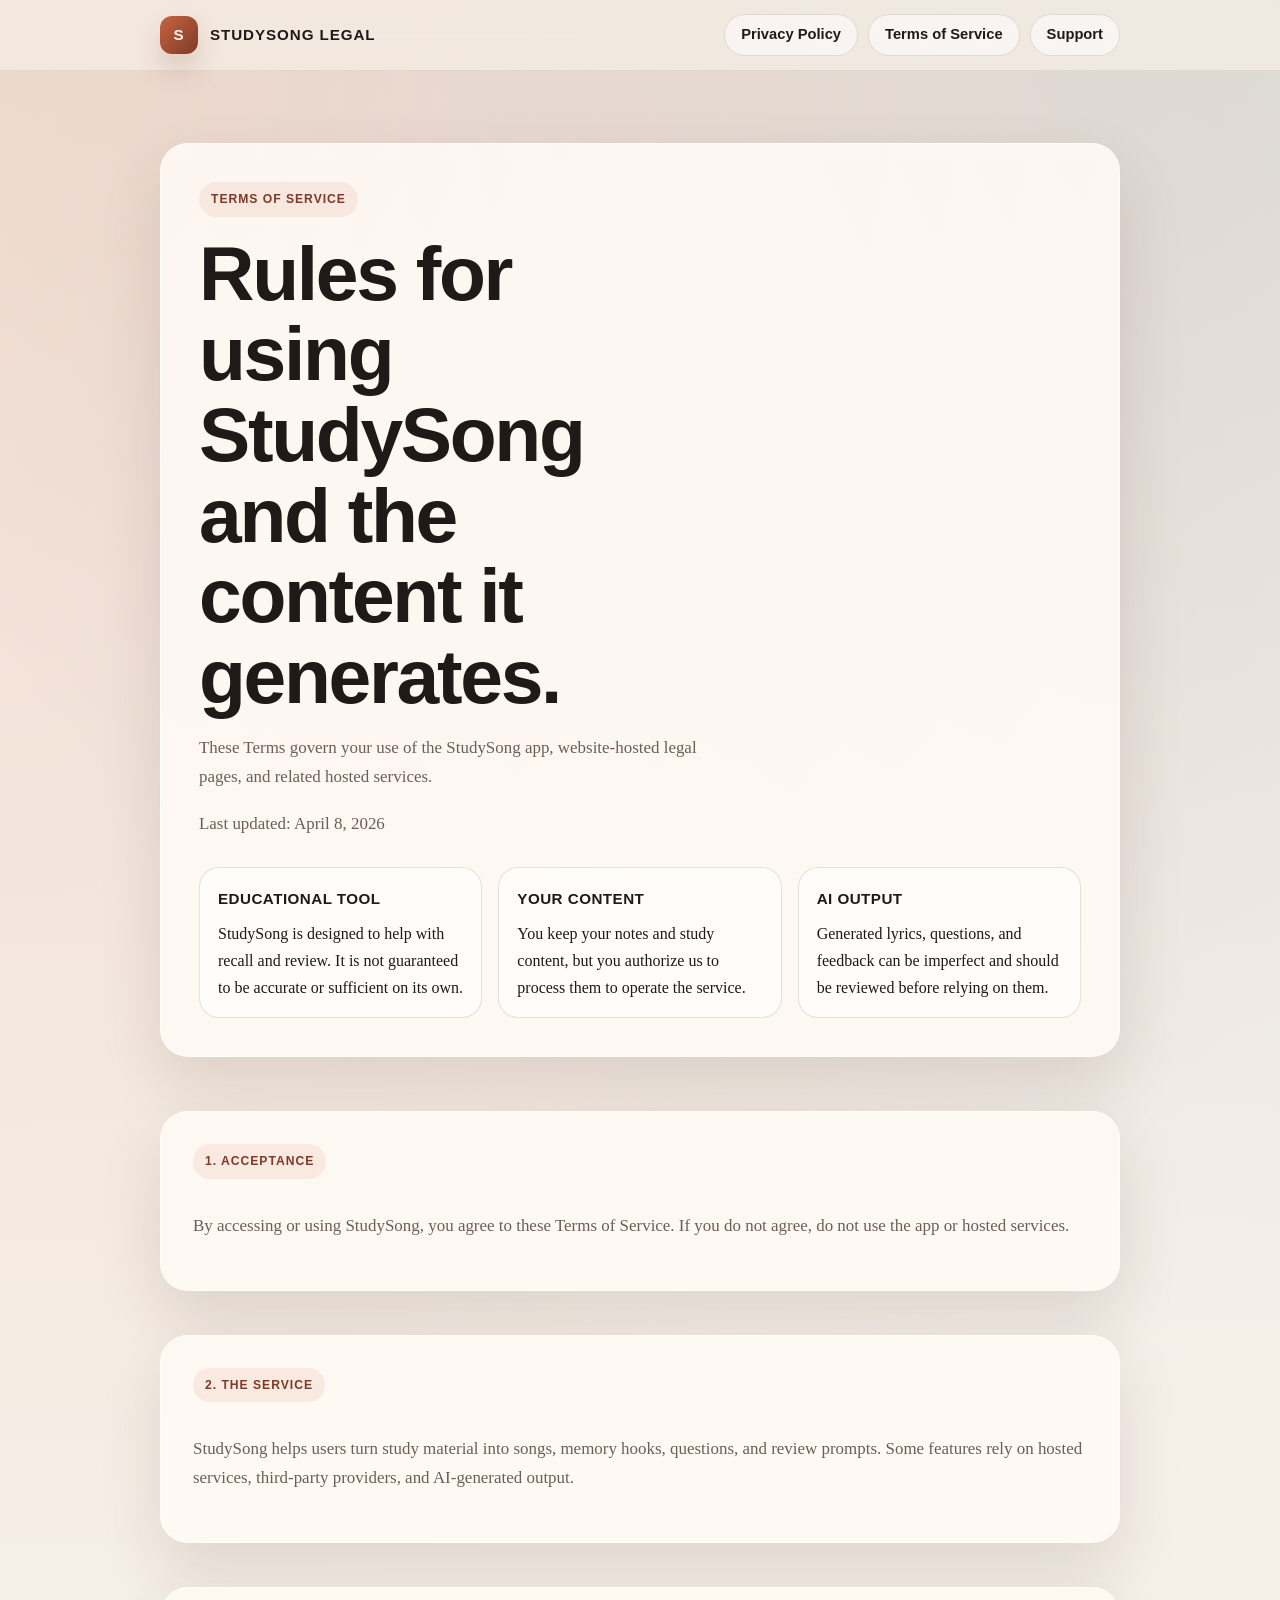
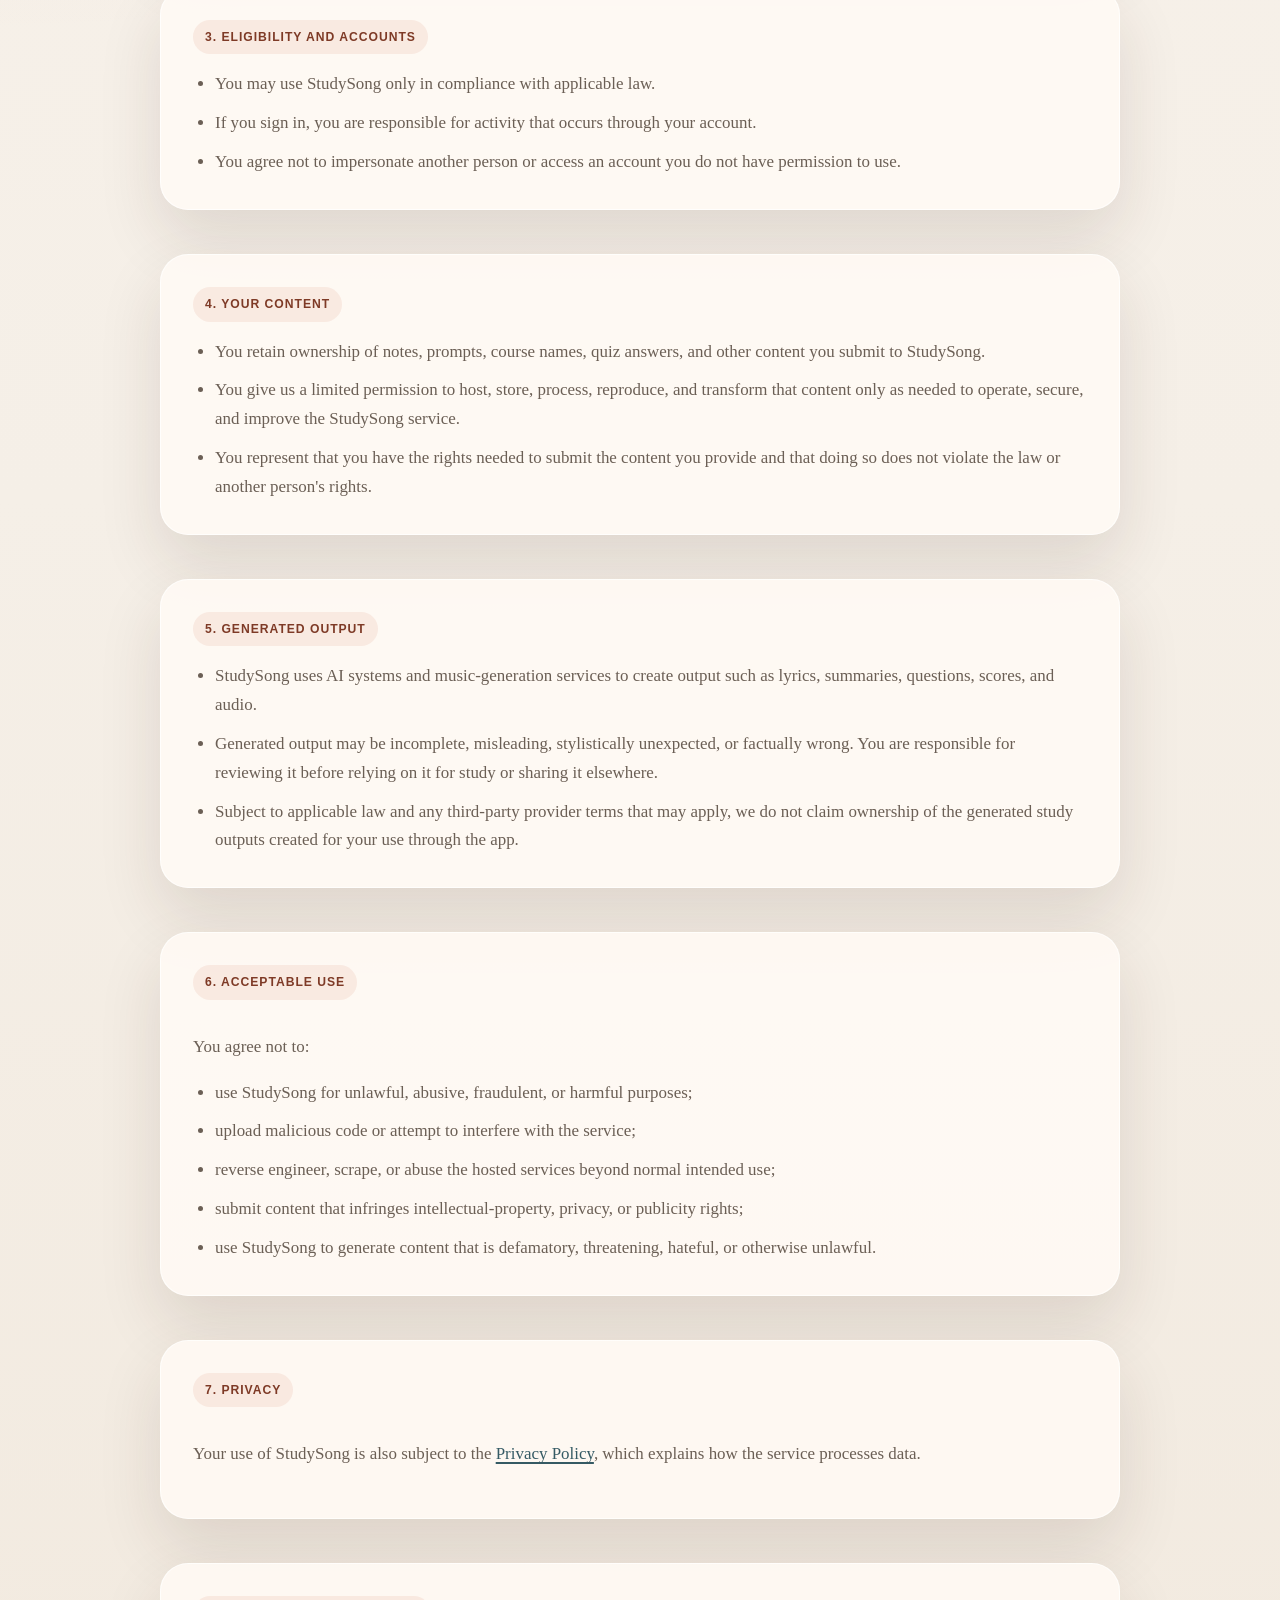
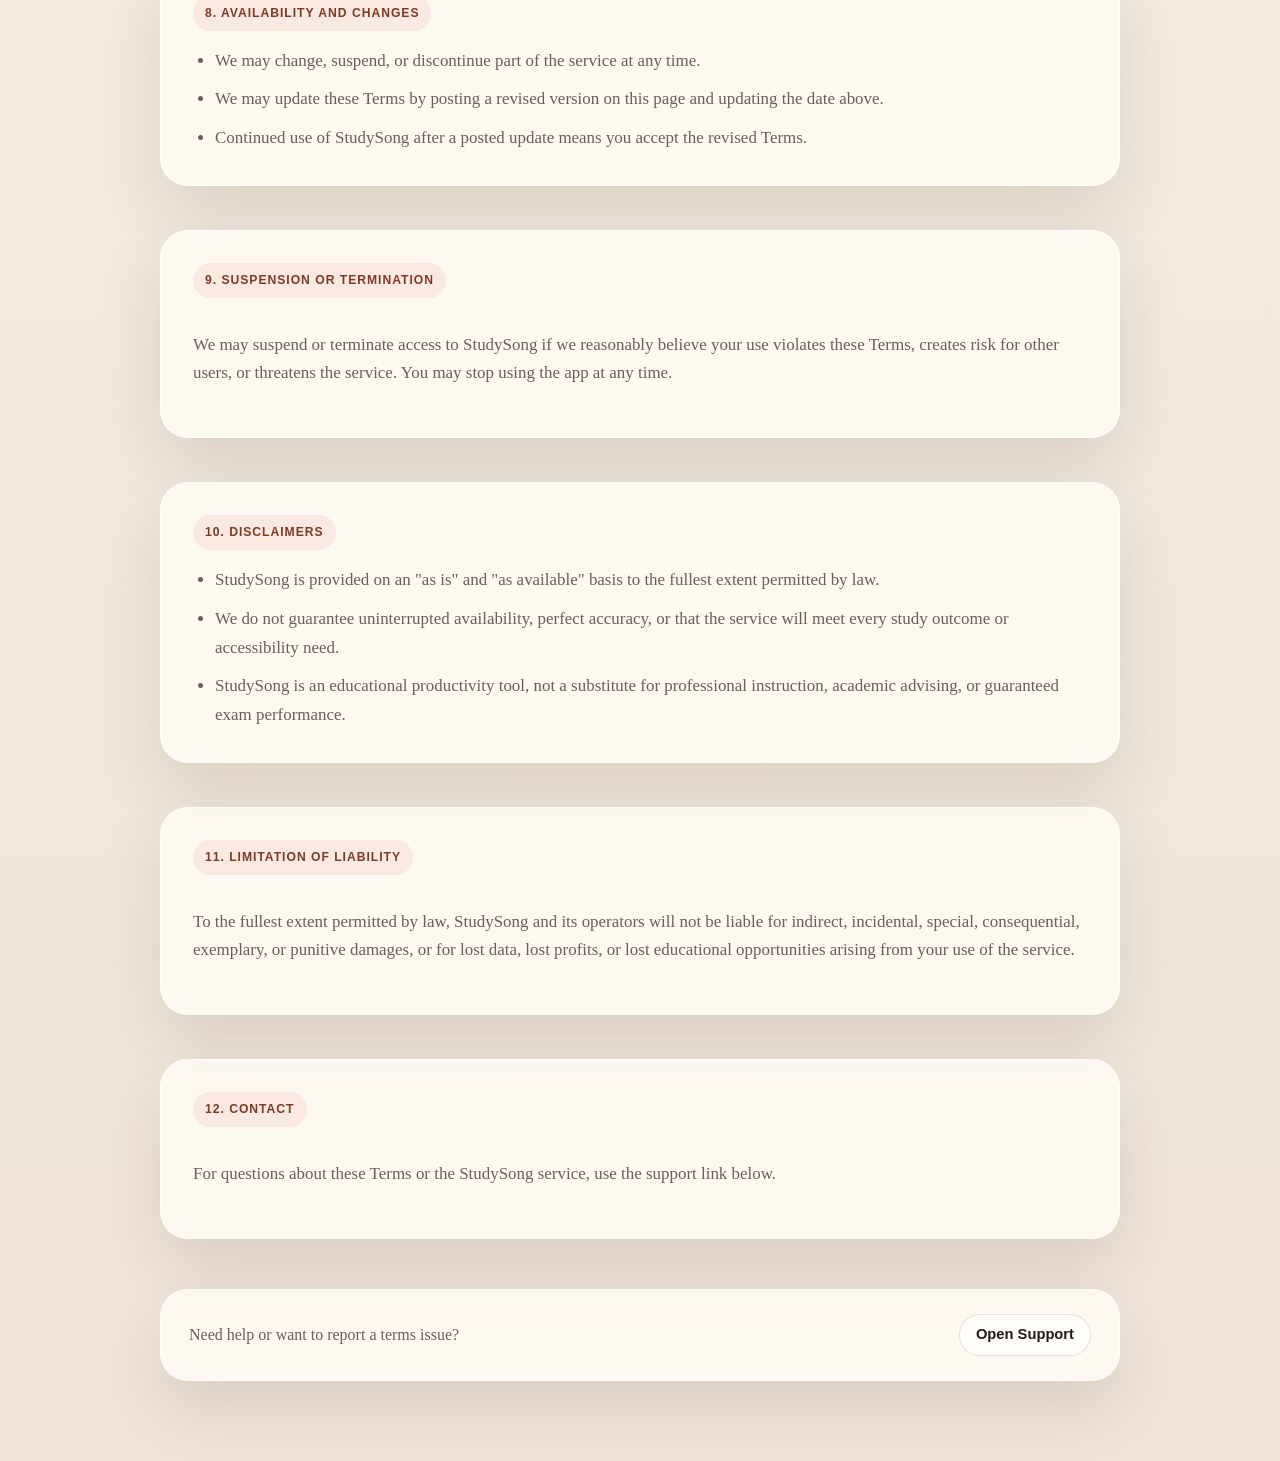
<file: studysong/terms.html>
<!doctype html>
<html lang="en">
  <head>
    <meta charset="utf-8">
    <meta name="viewport" content="width=device-width, initial-scale=1">
    <title>StudySong Terms of Service</title>
    <meta
      name="description"
      content="Terms of Service for the StudySong iOS app."
    >
    <link rel="stylesheet" href="./styles.css">
  </head>
  <body>
    <header class="topbar">
      <div class="shell topbar-inner">
        <a class="brand" href="./index.html">
          <span class="brand-mark">S</span>
          <span>StudySong Legal</span>
        </a>
        <nav class="nav" aria-label="Primary">
          <a href="./privacy.html">Privacy Policy</a>
          <a href="./terms.html">Terms of Service</a>
          <a href="./support.html">Support</a>
        </nav>
      </div>
    </header>

    <main>
      <section class="hero">
        <div class="shell">
          <div class="hero-card">
            <div class="eyebrow">Terms of Service</div>
            <h1>Rules for using StudySong and the content it generates.</h1>
            <p class="lede">
              These Terms govern your use of the StudySong app, website-hosted legal pages,
              and related hosted services.
            </p>
            <p class="meta">Last updated: April 8, 2026</p>

            <div class="summary-grid" aria-label="Terms highlights">
              <div class="summary-item">
                <strong>Educational tool</strong>
                StudySong is designed to help with recall and review. It is not guaranteed to be accurate or sufficient on its own.
              </div>
              <div class="summary-item">
                <strong>Your content</strong>
                You keep your notes and study content, but you authorize us to process them to operate the service.
              </div>
              <div class="summary-item">
                <strong>AI output</strong>
                Generated lyrics, questions, and feedback can be imperfect and should be reviewed before relying on them.
              </div>
            </div>
          </div>
        </div>
      </section>

      <section class="section">
        <div class="shell">
          <article class="section-card">
            <div class="section-kicker">1. Acceptance</div>
            <div class="section-copy">
              <p>
                By accessing or using StudySong, you agree to these Terms of Service.
                If you do not agree, do not use the app or hosted services.
              </p>
            </div>
          </article>
        </div>
      </section>

      <section class="section">
        <div class="shell">
          <article class="section-card">
            <div class="section-kicker">2. The Service</div>
            <div class="section-copy">
              <p>
                StudySong helps users turn study material into songs, memory hooks,
                questions, and review prompts. Some features rely on hosted services,
                third-party providers, and AI-generated output.
              </p>
            </div>
          </article>
        </div>
      </section>

      <section class="section">
        <div class="shell">
          <article class="section-card">
            <div class="section-kicker">3. Eligibility and Accounts</div>
            <div class="section-copy">
              <ul>
                <li>You may use StudySong only in compliance with applicable law.</li>
                <li>If you sign in, you are responsible for activity that occurs through your account.</li>
                <li>You agree not to impersonate another person or access an account you do not have permission to use.</li>
              </ul>
            </div>
          </article>
        </div>
      </section>

      <section class="section">
        <div class="shell">
          <article class="section-card">
            <div class="section-kicker">4. Your Content</div>
            <div class="section-copy">
              <ul>
                <li>You retain ownership of notes, prompts, course names, quiz answers, and other content you submit to StudySong.</li>
                <li>You give us a limited permission to host, store, process, reproduce, and transform that content only as needed to operate, secure, and improve the StudySong service.</li>
                <li>You represent that you have the rights needed to submit the content you provide and that doing so does not violate the law or another person's rights.</li>
              </ul>
            </div>
          </article>
        </div>
      </section>

      <section class="section">
        <div class="shell">
          <article class="section-card">
            <div class="section-kicker">5. Generated Output</div>
            <div class="section-copy">
              <ul>
                <li>StudySong uses AI systems and music-generation services to create output such as lyrics, summaries, questions, scores, and audio.</li>
                <li>Generated output may be incomplete, misleading, stylistically unexpected, or factually wrong. You are responsible for reviewing it before relying on it for study or sharing it elsewhere.</li>
                <li>Subject to applicable law and any third-party provider terms that may apply, we do not claim ownership of the generated study outputs created for your use through the app.</li>
              </ul>
            </div>
          </article>
        </div>
      </section>

      <section class="section">
        <div class="shell">
          <article class="section-card">
            <div class="section-kicker">6. Acceptable Use</div>
            <div class="section-copy">
              <p>You agree not to:</p>
              <ul>
                <li>use StudySong for unlawful, abusive, fraudulent, or harmful purposes;</li>
                <li>upload malicious code or attempt to interfere with the service;</li>
                <li>reverse engineer, scrape, or abuse the hosted services beyond normal intended use;</li>
                <li>submit content that infringes intellectual-property, privacy, or publicity rights;</li>
                <li>use StudySong to generate content that is defamatory, threatening, hateful, or otherwise unlawful.</li>
              </ul>
            </div>
          </article>
        </div>
      </section>

      <section class="section">
        <div class="shell">
          <article class="section-card">
            <div class="section-kicker">7. Privacy</div>
            <div class="section-copy">
              <p>
                Your use of StudySong is also subject to the
                <a class="accent-link" href="./privacy.html">Privacy Policy</a>,
                which explains how the service processes data.
              </p>
            </div>
          </article>
        </div>
      </section>

      <section class="section">
        <div class="shell">
          <article class="section-card">
            <div class="section-kicker">8. Availability and Changes</div>
            <div class="section-copy">
              <ul>
                <li>We may change, suspend, or discontinue part of the service at any time.</li>
                <li>We may update these Terms by posting a revised version on this page and updating the date above.</li>
                <li>Continued use of StudySong after a posted update means you accept the revised Terms.</li>
              </ul>
            </div>
          </article>
        </div>
      </section>

      <section class="section">
        <div class="shell">
          <article class="section-card">
            <div class="section-kicker">9. Suspension or Termination</div>
            <div class="section-copy">
              <p>
                We may suspend or terminate access to StudySong if we reasonably believe
                your use violates these Terms, creates risk for other users, or threatens the service.
                You may stop using the app at any time.
              </p>
            </div>
          </article>
        </div>
      </section>

      <section class="section">
        <div class="shell">
          <article class="section-card">
            <div class="section-kicker">10. Disclaimers</div>
            <div class="section-copy">
              <ul>
                <li>StudySong is provided on an "as is" and "as available" basis to the fullest extent permitted by law.</li>
                <li>We do not guarantee uninterrupted availability, perfect accuracy, or that the service will meet every study outcome or accessibility need.</li>
                <li>StudySong is an educational productivity tool, not a substitute for professional instruction, academic advising, or guaranteed exam performance.</li>
              </ul>
            </div>
          </article>
        </div>
      </section>

      <section class="section">
        <div class="shell">
          <article class="section-card">
            <div class="section-kicker">11. Limitation of Liability</div>
            <div class="section-copy">
              <p>
                To the fullest extent permitted by law, StudySong and its operators will not be
                liable for indirect, incidental, special, consequential, exemplary, or punitive damages,
                or for lost data, lost profits, or lost educational opportunities arising from your use of the service.
              </p>
            </div>
          </article>
        </div>
      </section>

      <section class="section">
        <div class="shell">
          <article class="section-card">
            <div class="section-kicker">12. Contact</div>
            <div class="section-copy">
              <p>
                For questions about these Terms or the StudySong service, use the support link below.
              </p>
            </div>
          </article>
        </div>
      </section>
    </main>

    <footer class="footer">
      <div class="shell">
        <div class="footer-card">
          <div class="footer-meta">
            Need help or want to report a terms issue?
          </div>
          <a class="button-link" href="./support.html">Open Support</a>
        </div>
      </div>
    </footer>
  </body>
</html>
</file>
<file: studysong/styles.css>
:root {
  --bg: #f5efe7;
  --bg-accent: #efe4d7;
  --surface: rgba(255, 250, 244, 0.9);
  --ink: #1f1a17;
  --muted: #6b5f55;
  --line: rgba(31, 26, 23, 0.12);
  --accent: #c86443;
  --accent-deep: #7e3a26;
  --cool: #355a64;
  --shadow: 0 28px 64px rgba(61, 36, 24, 0.12);
  --max-width: 960px;
  --radius-xl: 28px;
  --radius-lg: 20px;
}

* {
  box-sizing: border-box;
}

body {
  margin: 0;
  min-height: 100vh;
  color: var(--ink);
  background:
    radial-gradient(circle at top left, rgba(200, 100, 67, 0.18), transparent 34%),
    radial-gradient(circle at top right, rgba(53, 90, 100, 0.14), transparent 30%),
    linear-gradient(180deg, #f9f3ec 0%, var(--bg) 45%, #efe5d8 100%);
  font-family: "Iowan Old Style", "Palatino Linotype", "Book Antiqua", Palatino, Georgia, serif;
  line-height: 1.7;
  -webkit-font-smoothing: antialiased;
}

a {
  color: inherit;
}

.shell {
  width: min(calc(100% - 32px), var(--max-width));
  margin: 0 auto;
}

.topbar {
  position: sticky;
  top: 0;
  z-index: 10;
  backdrop-filter: blur(18px);
  background: rgba(245, 239, 231, 0.72);
  border-bottom: 1px solid rgba(31, 26, 23, 0.08);
}

.topbar-inner {
  display: flex;
  align-items: center;
  justify-content: space-between;
  gap: 16px;
  min-height: 70px;
}

.brand {
  display: inline-flex;
  align-items: center;
  gap: 12px;
  font-family: "Avenir Next", "Segoe UI", "Helvetica Neue", Arial, sans-serif;
  font-size: 0.95rem;
  font-weight: 700;
  letter-spacing: 0.06em;
  text-transform: uppercase;
  text-decoration: none;
}

.brand-mark {
  display: inline-grid;
  place-items: center;
  width: 38px;
  height: 38px;
  border-radius: 12px;
  color: #fff9f3;
  background: linear-gradient(135deg, var(--accent), var(--accent-deep));
  box-shadow: 0 14px 28px rgba(126, 58, 38, 0.2);
}

.nav {
  display: flex;
  flex-wrap: wrap;
  gap: 10px;
}

.nav a,
.button-link {
  display: inline-flex;
  align-items: center;
  justify-content: center;
  gap: 8px;
  min-height: 42px;
  padding: 0 16px;
  border-radius: 999px;
  border: 1px solid var(--line);
  background: rgba(255, 255, 255, 0.55);
  color: var(--ink);
  font-family: "Avenir Next", "Segoe UI", "Helvetica Neue", Arial, sans-serif;
  font-size: 0.92rem;
  font-weight: 600;
  text-decoration: none;
}

.hero {
  padding: 72px 0 32px;
}

.hero-card,
.section-card,
.note-card,
.footer-card {
  background: var(--surface);
  border: 1px solid rgba(255, 255, 255, 0.7);
  border-radius: var(--radius-xl);
  box-shadow: var(--shadow);
}

.hero-card {
  padding: 38px;
}

.eyebrow,
.section-kicker {
  display: inline-flex;
  align-items: center;
  gap: 8px;
  margin-bottom: 16px;
  padding: 7px 12px;
  border-radius: 999px;
  background: rgba(200, 100, 67, 0.1);
  color: var(--accent-deep);
  font-family: "Avenir Next", "Segoe UI", "Helvetica Neue", Arial, sans-serif;
  font-size: 0.76rem;
  font-weight: 700;
  letter-spacing: 0.08em;
  text-transform: uppercase;
}

h1,
h2,
h3 {
  margin: 0;
  font-family: "Avenir Next", "Segoe UI", "Helvetica Neue", Arial, sans-serif;
  letter-spacing: -0.03em;
  line-height: 1.05;
}

h1 {
  max-width: 12ch;
  font-size: clamp(2.6rem, 6vw, 4.8rem);
}

h2 {
  font-size: clamp(1.8rem, 3vw, 2.3rem);
}

h3 {
  font-size: 1.2rem;
}

.lede,
.meta,
li,
p {
  font-size: 1.06rem;
}

.lede {
  max-width: 62ch;
  margin: 18px 0 0;
  color: var(--muted);
}

.hero-actions {
  display: flex;
  flex-wrap: wrap;
  gap: 12px;
  margin-top: 28px;
}

.button-link.primary {
  border-color: transparent;
  color: #fff8f4;
  background: linear-gradient(135deg, var(--accent), var(--accent-deep));
  box-shadow: 0 14px 28px rgba(126, 58, 38, 0.18);
}

.meta {
  margin-top: 18px;
  color: var(--muted);
}

.summary-grid,
.card-grid {
  display: grid;
  gap: 16px;
}

.summary-grid {
  grid-template-columns: repeat(auto-fit, minmax(220px, 1fr));
  margin-top: 28px;
}

.summary-item,
.link-card {
  padding: 18px 18px 16px;
  border-radius: var(--radius-lg);
  border: 1px solid var(--line);
  background: rgba(255, 255, 255, 0.55);
}

.summary-item strong,
.link-card strong {
  display: block;
  margin-bottom: 8px;
  font-family: "Avenir Next", "Segoe UI", "Helvetica Neue", Arial, sans-serif;
  font-size: 0.95rem;
  letter-spacing: 0.03em;
  text-transform: uppercase;
}

.section {
  padding: 22px 0;
}

.section-card {
  padding: 32px;
}

.section-copy {
  color: var(--muted);
}

.section-copy > * + * {
  margin-top: 16px;
}

ul {
  margin: 0;
  padding-left: 22px;
}

li + li {
  margin-top: 10px;
}

.two-column {
  display: grid;
  gap: 18px;
  grid-template-columns: repeat(auto-fit, minmax(260px, 1fr));
}

.note-card {
  padding: 24px;
}

.note-card strong {
  display: block;
  margin-bottom: 10px;
  font-family: "Avenir Next", "Segoe UI", "Helvetica Neue", Arial, sans-serif;
  font-size: 1rem;
}

.footer {
  padding: 28px 0 80px;
}

.footer-card {
  padding: 24px 28px;
  display: flex;
  flex-wrap: wrap;
  align-items: center;
  justify-content: space-between;
  gap: 16px;
}

.footer-meta {
  color: var(--muted);
}

.accent-link {
  color: var(--cool);
  text-decoration-thickness: 1.5px;
  text-underline-offset: 3px;
}

@media (max-width: 720px) {
  .hero {
    padding-top: 46px;
  }

  .hero-card,
  .section-card,
  .footer-card,
  .note-card {
    padding: 24px;
    border-radius: 24px;
  }

  .topbar-inner {
    padding: 12px 0;
    align-items: flex-start;
    flex-direction: column;
  }
}
</file>
